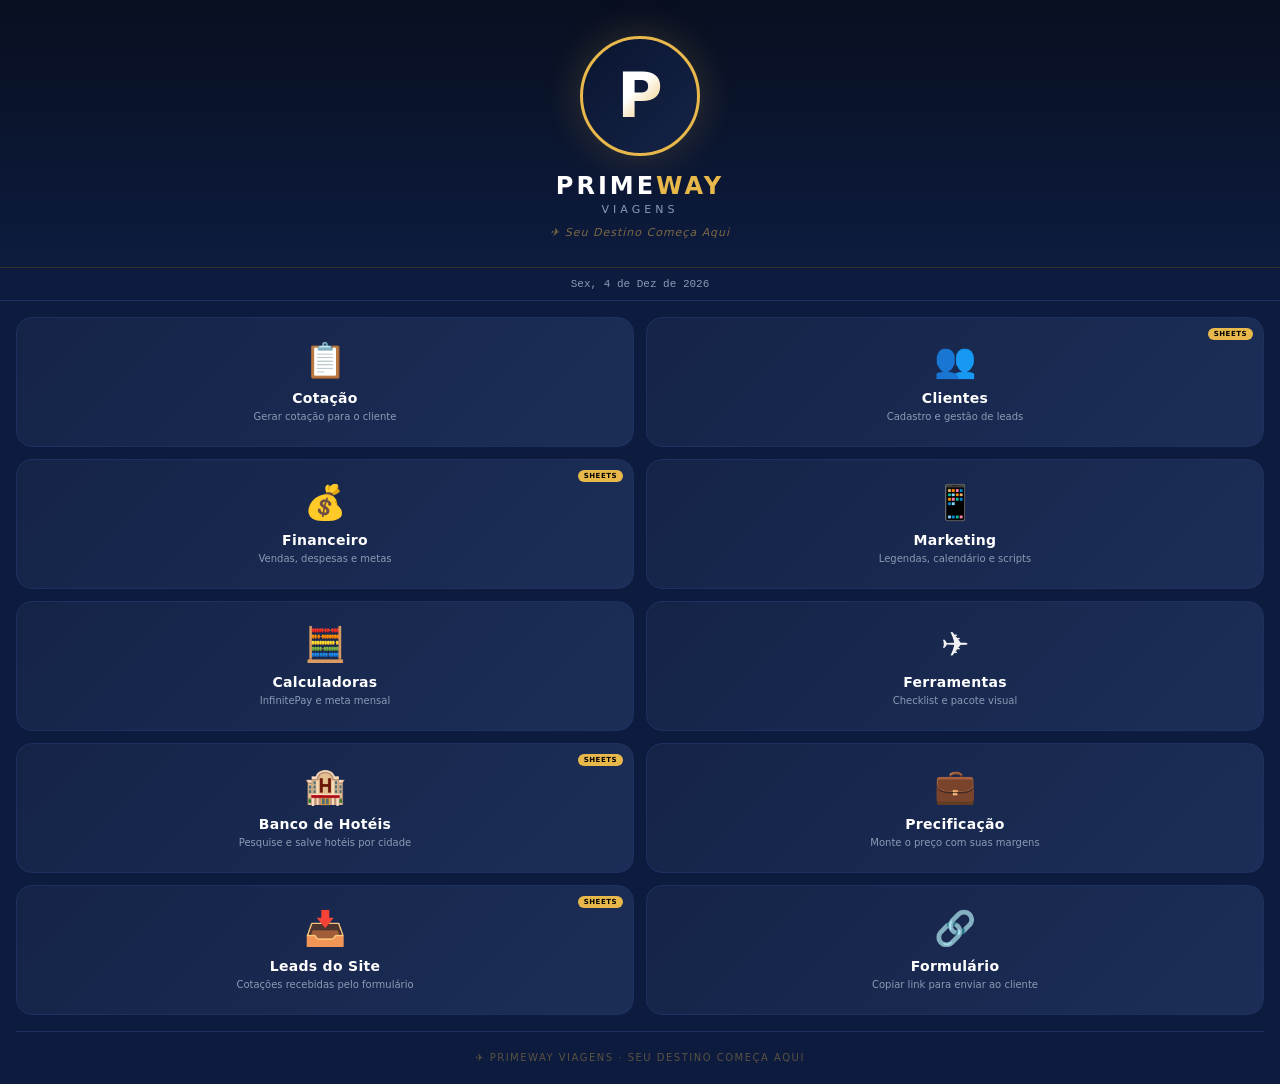
<file: index.html>
<!DOCTYPE html>
<html lang="pt-BR">
<head>
<meta charset="UTF-8">
<meta name="viewport" content="width=device-width, initial-scale=1.0">
<meta name="theme-color" content="#e8b84b">
<meta name="apple-mobile-web-app-capable" content="yes">
<meta name="apple-mobile-web-app-title" content="PrimeWay">
<title>PrimeWay Viagens</title>
<link rel="stylesheet" href="style.css">
<link rel="manifest" href="manifest.json">
</head>
<body>

<!-- HOME -->
<div class="screen active" id="s-home">
  <div class="home-header">
    <div class="home-logo-circle"><div class="home-logo-p">P</div></div>
    <div class="home-brand">PRIME<span>WAY</span></div>
    <div class="home-viagens">Viagens</div>
    <div class="home-tagline">✈️ Seu Destino Começa Aqui</div>
  </div>
  <div class="home-date" id="home-date"></div>
  <div class="modules-grid">
    <div class="mod-card" onclick="ir('s-cotacao')"><span class="mod-ico">📋</span><div class="mod-name">Cotação</div><div class="mod-desc">Gerar cotação para o cliente</div></div>
    <div class="mod-card" onclick="ir('s-clientes')"><span class="mod-ico">👥</span><div class="mod-name">Clientes</div><div class="mod-desc">Cadastro e gestão de leads</div><div class="mod-badge">SHEETS</div></div>
    <div class="mod-card" onclick="ir('s-financeiro')"><span class="mod-ico">💰</span><div class="mod-name">Financeiro</div><div class="mod-desc">Vendas, despesas e metas</div><div class="mod-badge">SHEETS</div></div>
    <div class="mod-card" onclick="ir('s-marketing')"><span class="mod-ico">📱</span><div class="mod-name">Marketing</div><div class="mod-desc">Legendas, calendário e scripts</div></div>
    <div class="mod-card" onclick="ir('s-calc')"><span class="mod-ico">🧮</span><div class="mod-name">Calculadoras</div><div class="mod-desc">InfinitePay e meta mensal</div></div>
    <div class="mod-card" onclick="ir('s-ferramentas')"><span class="mod-ico">✈️</span><div class="mod-name">Ferramentas</div><div class="mod-desc">Checklist e pacote visual</div></div>
    <div class="mod-card" onclick="ir('s-hoteis')"><span class="mod-ico">🏨</span><div class="mod-name">Banco de Hotéis</div><div class="mod-desc">Pesquise e salve hotéis por cidade</div><div class="mod-badge">SHEETS</div></div>
    <div class="mod-card" onclick="ir('s-precificacao')"><span class="mod-ico">💼</span><div class="mod-name">Precificação</div><div class="mod-desc">Monte o preço com suas margens</div></div>
    <div class="mod-card" onclick="abrirLeads()"><span class="mod-ico">📥</span><div class="mod-name">Leads do Site</div><div class="mod-desc">Cotações recebidas pelo formulário</div><div class="mod-badge">SHEETS</div></div>
    <div class="mod-card" onclick="copiarFormLink()"><span class="mod-ico">🔗</span><div class="mod-name">Formulário</div><div class="mod-desc">Copiar link para enviar ao cliente</div></div>
  </div>
  <div class="home-footer">✈️ PRIMEWAY VIAGENS · SEU DESTINO COMEÇA AQUI</div>
</div>

<!-- COTAÇÃO -->
<div class="screen" id="s-cotacao">
  <div class="mod-header"><button class="back-btn" onclick="voltar()">← Voltar</button><div class="mod-header-info"><div class="mod-header-title">Gerador de Cotação</div><div class="mod-header-sub">Texto para enviar ao cliente</div></div><span style="font-size:22px;">📋</span></div>
  <div class="wrap">
    <div class="sec-lbl">Cliente</div>
    <div class="field"><label>Nome do cliente</label><input id="cot-nome" type="text" placeholder="Ex: Ana Silva" /></div>
    <div class="field"><label>Destino</label><input id="cot-dest" type="text" placeholder="Ex: Fortaleza, Cancún..." /></div>
    <div class="sec-lbl">Aéreo</div>
    <div class="grid2"><div class="field"><label>Data ida</label><input id="cot-dida" type="date" /></div><div class="field"><label>Hora ida</label><input id="cot-hida" type="time" /></div></div>
    <div class="grid2"><div class="field"><label>Data volta</label><input id="cot-dvolta" type="date" /></div><div class="field"><label>Hora volta</label><input id="cot-hvolta" type="time" /></div></div>
    <div class="field"><label>Cia Aérea</label><input id="cot-cia" type="text" placeholder="Ex: LATAM, GOL, Azul..." /></div>
    <div class="field"><label>Tipo de voo</label><select id="cot-voo"><option value="">—</option><option>Voo direto</option><option>Com 1 escala</option><option>Com 2 escalas</option></select></div>
    <div style="display:flex;align-items:center;justify-content:space-between;background:#152347;border:1px solid #1e3060;border-radius:10px;padding:11px 13px;margin-bottom:7px;"><span style="font-size:13px;color:#8a9bb5;">Bagagem 23kg inclusa</span><button class="chip" id="tog-mala" onclick="this.classList.toggle('on');this.textContent=this.classList.contains('on')?'Sim':'Não';">Não</button></div>
    <div class="sec-lbl">Hospedagem</div>
    <div class="field"><label>Hotel</label><input id="cot-hotel" type="text" placeholder="Ex: Hilton Garden Inn" /></div>
    <div class="grid2"><div class="field"><label>Categoria</label><select id="cot-hcat"><option value="">—</option><option>3 estrelas</option><option>4 estrelas</option><option>5 estrelas</option><option>Resort</option><option>Pousada</option></select></div><div class="field"><label>Noites</label><input id="cot-noites" type="number" placeholder="Ex: 5" min="1" /></div></div>
    <div class="field"><label>Regime</label><select id="cot-regime"><option value="">—</option><option>Sem alimentação</option><option>Café da manhã incluso</option><option>Meia pensão</option><option>All Inclusive</option></select></div>
    <div class="sec-lbl">Serviços</div>
    <div style="display:flex;align-items:center;justify-content:space-between;background:#152347;border:1px solid #1e3060;border-radius:10px;padding:11px 13px;margin-bottom:7px;"><span style="font-size:13px;color:#8a9bb5;">Transfer incluso</span><button class="chip" id="tog-transfer" onclick="this.classList.toggle('on');this.textContent=this.classList.contains('on')?'Sim':'Não';">Não</button></div>
    <div style="display:flex;align-items:center;justify-content:space-between;background:#152347;border:1px solid #1e3060;border-radius:10px;padding:11px 13px;margin-bottom:7px;"><span style="font-size:13px;color:#8a9bb5;">Seguro viagem incluso</span><button class="chip" id="tog-seguro-cot" onclick="this.classList.toggle('on');this.textContent=this.classList.contains('on')?'Sim':'Não';">Não</button></div>
    <div class="sec-lbl">Valores</div>
    <div class="grid2"><div class="field"><label>Valor por pessoa</label><input id="cot-vpax" type="text" inputmode="numeric" placeholder="0,00" oninput="fmtV(this)" /></div><div class="field"><label>Nº passageiros</label><input id="cot-pax" type="number" placeholder="1" min="1" /></div></div>
    <div class="field"><label>Valor total</label><input id="cot-total" type="text" inputmode="numeric" placeholder="0,00" oninput="fmtV(this)" /></div>
    <div class="field"><label>Forma de pagamento</label><input id="cot-pgto" type="text" placeholder="Ex: 10x no cartão, Pix à vista" /></div>
    <div class="sec-lbl">Adicionais</div>
    <div class="field"><textarea id="cot-add" placeholder="Passeios, ingressos, observações..."></textarea></div>
    <button class="btn-gold" onclick="gerarCotacao()">✦ GERAR COTAÇÃO</button>
    <button class="btn-sec" onclick="limparCot()">Limpar</button>
    <div id="cot-output" style="display:none;margin-top:12px;"><div class="output-box" id="cot-txt"></div><div class="out-actions"><button class="btn-copy" onclick="copiarEl('cot-txt',this)">📋 Copiar</button><button class="btn-wpp" onclick="wppEl('cot-txt')">📲 WhatsApp</button></div></div>
  </div>
</div>

<!-- CLIENTES -->
<div class="screen" id="s-clientes">
  <div class="mod-header"><button class="back-btn" onclick="voltar()">← Voltar</button><div class="mod-header-info"><div class="mod-header-title">Painel de Clientes</div><div class="mod-header-sub">Google Sheets sincronizado</div></div><div class="sync-badge s-load" id="cl-sync">⏳</div></div>
  <div class="wrap">
    <div class="stats-grid" id="cl-stats">
      <div class="stat"><div class="stat-n" style="color:#60b4ff">—</div><div class="stat-l">Leads</div></div>
      <div class="stat"><div class="stat-n" style="color:#e8b84b">—</div><div class="stat-l">Andamento</div></div>
      <div class="stat"><div class="stat-n" style="color:#4af0a0">—</div><div class="stat-l">Fechados</div></div>
      <div class="stat"><div class="stat-n" style="color:#b78aff">—</div><div class="stat-l">Viajaram</div></div>
    </div>
    <div class="top-bar"><div class="search-wrap"><span>🔍</span><input id="cl-busca" type="text" placeholder="Buscar..." oninput="renderCL()" /></div><button class="btn-sync-sm" onclick="carregarCL()">🔄</button><button class="btn-add" onclick="abrirModalCL()">+ Novo</button></div>
    <div class="ftags">
      <button class="ftag on" data-f="todos" onclick="setFCL('todos')">Todos</button>
      <button class="ftag" data-f="lead" onclick="setFCL('lead')">🔵 Lead</button>
      <button class="ftag" data-f="cotado" onclick="setFCL('cotado')">🟡 Cotado</button>
      <button class="ftag" data-f="negociando" onclick="setFCL('negociando')">🟣 Negociando</button>
      <button class="ftag" data-f="fechado" onclick="setFCL('fechado')">🟢 Fechado</button>
      <button class="ftag" data-f="viajou" onclick="setFCL('viajou')">🩷 Viajou</button>
      <button class="ftag" data-f="perdido" onclick="setFCL('perdido')">🔴 Perdido</button>
    </div>
    <div id="cl-lista"><div class="empty"><span>⏳</span>Carregando...</div></div>
  </div>
</div>

<!-- FINANCEIRO -->
<div class="screen" id="s-financeiro">
  <div class="mod-header"><button class="back-btn" onclick="voltar()">← Voltar</button><div class="mod-header-info"><div class="mod-header-title">Controle Financeiro</div><div class="mod-header-sub">Google Sheets sincronizado</div></div><div class="sync-badge s-load" id="fin-sync">⏳</div></div>
  <div class="wrap">
    <div style="display:flex;gap:7px;margin-bottom:10px;"><select class="field" style="flex:1;padding:9px 12px;margin:0;" id="fin-mes" onchange="carregarFIN()"><option value="0">Janeiro</option><option value="1">Fevereiro</option><option value="2">Março</option><option value="3">Abril</option><option value="4">Maio</option><option value="5">Junho</option><option value="6">Julho</option><option value="7">Agosto</option><option value="8">Setembro</option><option value="9">Outubro</option><option value="10">Novembro</option><option value="11">Dezembro</option></select><button class="btn-sync-sm" onclick="carregarFIN()">🔄</button></div>
    <div class="grid2" id="fin-kpis-top" style="gap:8px;margin-bottom:8px;"></div>
    <div class="grid3" id="fin-kpis-bot" style="gap:8px;margin-bottom:10px;"></div>
    <div class="kcard" style="margin-bottom:10px;">
      <div style="display:flex;justify-content:space-between;align-items:center;margin-bottom:10px;"><div style="font-size:10px;font-weight:700;color:#8a9bb5;letter-spacing:1px;text-transform:uppercase;">🎯 Meta do mês</div><button style="background:transparent;border:1px solid #1e3060;border-radius:6px;padding:4px 9px;font-size:10px;color:#8a9bb5;cursor:pointer;" onclick="abrirMetaFIN()">✏️ Alterar</button></div>
      <div class="prog-wrap"><div class="prog-bar" id="fin-prog" style="width:0%"></div></div>
      <div class="meta-info" id="fin-meta-info"><span>Defina uma meta</span><span></span></div>
    </div>
    <div class="tabs"><button class="tab on" id="fin-tab-0" onclick="setTabFIN(0)">💰 Vendas</button><button class="tab" id="fin-tab-1" onclick="setTabFIN(1)">📤 Despesas</button></div>
    <div id="fin-pane-0"><button class="btn-gold" onclick="abrirVendaFIN()" style="margin-bottom:10px;">+ Registrar Venda</button><div id="fin-vendas"></div></div>
    <div id="fin-pane-1" style="display:none"><button class="btn-gold" onclick="abrirDespFIN()" style="margin-bottom:10px;">+ Registrar Despesa</button><div id="fin-despesas"></div></div>
  </div>
</div>

<!-- MARKETING -->
<div class="screen" id="s-marketing">
  <div class="mod-header"><button class="back-btn" onclick="voltar()">← Voltar</button><div class="mod-header-info"><div class="mod-header-title">Kit de Marketing</div><div class="mod-header-sub">Legendas, Calendário e Scripts</div></div><span style="font-size:22px;">📱</span></div>
  <div class="wrap">
    <div class="tabs" style="margin-bottom:14px;"><button class="tab on" id="mkt-tab-0" onclick="setTabMKT(0)">✍️ Legendas</button><button class="tab" id="mkt-tab-1" onclick="setTabMKT(1)">📅 Calendário</button><button class="tab" id="mkt-tab-2" onclick="setTabMKT(2)">💬 Scripts</button></div>
    <div id="mkt-pane-0">
      <div class="sec-lbl">Tipo de post</div>
      <div class="chips" id="mkt-chips-tipo"><button class="chip on" data-v="promo" onclick="tMKT(this,'tipo')">🔥 Promoção</button><button class="chip" data-v="pacote" onclick="tMKT(this,'tipo')">📦 Pacote</button><button class="chip" data-v="dica" onclick="tMKT(this,'tipo')">💡 Dica</button><button class="chip" data-v="inspi" onclick="tMKT(this,'tipo')">✨ Inspiração</button><button class="chip" data-v="destaque" onclick="tMKT(this,'tipo')">📍 Destino</button></div>
      <div class="sec-lbl">Público</div>
      <div class="chips" id="mkt-chips-pub"><button class="chip on" data-v="familia" onclick="tMKT(this,'pub')">👨‍👩‍👧 Família</button><button class="chip" data-v="casal" onclick="tMKT(this,'pub')">💑 Casal</button><button class="chip" data-v="geral" onclick="tMKT(this,'pub')">👥 Geral</button></div>
      <div class="field"><label>Destino</label><input id="mkt-dest" type="text" placeholder="Ex: Fortaleza, Gramado..." /></div>
      <div class="grid2"><div class="field"><label>Preço</label><input id="mkt-preco" type="text" placeholder="Ex: R$ 1.890" /></div><div class="field"><label>Parcelamento</label><input id="mkt-parc" type="text" placeholder="Ex: 10x" /></div></div>
      <div class="field"><label>Destaque do pacote</label><input id="mkt-destaques" type="text" placeholder="Ex: Voo + hotel + café" /></div>
      <div class="field"><label>Período</label><input id="mkt-periodo" type="text" placeholder="Ex: Julho" /></div>
      <button class="btn-gold" onclick="gerarLegenda()">✦ GERAR LEGENDA</button>
      <button class="btn-sec" onclick="gerarLegenda(true)">↻ Outra versão</button>
      <div id="mkt-lg-out" style="display:none;margin-top:12px;"><div class="output-box" id="mkt-lg-txt"></div><div class="out-actions"><button class="btn-copy" onclick="copiarEl('mkt-lg-txt',this)">📋 Copiar</button><button class="btn-wpp" onclick="wppEl('mkt-lg-txt')">📲 WhatsApp</button></div></div>
    </div>
    <div id="mkt-pane-1" style="display:none">
      <div class="field"><label>Mês</label><select id="mkt-cal-mes"><option>Janeiro</option><option>Fevereiro</option><option>Março</option><option>Abril</option><option>Maio</option><option>Junho</option><option selected>Julho</option><option>Agosto</option><option>Setembro</option><option>Outubro</option><option>Novembro</option><option>Dezembro</option></select></div>
      <div class="field"><label>Destinos (separe por vírgula)</label><input id="mkt-cal-dest" type="text" placeholder="Ex: Fortaleza, Gramado, Buenos Aires" /></div>
      <button class="btn-gold" onclick="gerarCal()">✦ GERAR CALENDÁRIO</button>
      <div id="mkt-cal-out" style="display:none;margin-top:12px;"></div>
    </div>
    <div id="mkt-pane-2" style="display:none">
      <div class="field"><label>Nome do cliente</label><input id="mkt-sc-nome" type="text" placeholder="Ex: Ana" oninput="renderScripts()" /></div>
      <div class="field"><label>Destino</label><input id="mkt-sc-dest" type="text" placeholder="Ex: Fortaleza" oninput="renderScripts()" /></div>
      <div id="mkt-scripts" style="margin-top:8px;"></div>
    </div>
  </div>
</div>

<!-- CALCULADORAS -->
<div class="screen" id="s-calc">
  <div class="mod-header"><button class="back-btn" onclick="voltar()">← Voltar</button><div class="mod-header-info"><div class="mod-header-title">Calculadoras</div><div class="mod-header-sub">InfinitePay e Meta Mensal</div></div><span style="font-size:22px;">🧮</span></div>
  <div class="wrap">
    <div class="tabs"><button class="tab on" id="calc-tab-0" onclick="setTabCALC(0)">💳 InfinitePay</button><button class="tab" id="calc-tab-1" onclick="setTabCALC(1)">🎯 Meta Mensal</button></div>
    <div id="calc-pane-0">
      <div class="sec-lbl">Canal</div>
      <div class="chips" id="calc-chips-canal"><button class="chip on" data-v="maquininha" onclick="tCALC(this,'canal')">🖥️ Maquininha</button><button class="chip" data-v="link" onclick="tCALC(this,'canal')">🔗 Link Online</button></div>
      <div class="sec-lbl">Modalidade</div>
      <div class="chips" id="calc-chips-tipo"><button class="chip on" data-v="credito" onclick="tCALC(this,'tipo')">Crédito</button><button class="chip" data-v="debito" onclick="tCALC(this,'tipo')">Débito</button><button class="chip" data-v="pix" onclick="tCALC(this,'tipo')">Pix</button></div>
      <div id="calc-parc-sec"><div class="sec-lbl">Parcelas</div><div class="parc-wrap" id="calc-parc-wrap"></div></div>
      <div class="sec-lbl">Valor que você quer receber</div>
      <div class="field"><label>R$</label><input id="calc-valor" type="text" inputmode="numeric" placeholder="0,00" oninput="fmtV(this);calcIP()" /></div>
      <div class="divl"></div>
      <div id="calc-ip-res"><div class="empty"><span>🧮</span>Digite um valor acima</div></div>
    </div>
    <div id="calc-pane-1" style="display:none">
      <div class="sec-lbl">Defina sua meta</div>
      <div class="field"><label>Meta de comissão no mês (R$)</label><input id="meta-val" type="text" inputmode="numeric" placeholder="Ex: 3.000,00" oninput="fmtV(this);calcMeta()" /></div>
      <div class="field"><label>Dias úteis no mês</label><input id="meta-dias" type="number" placeholder="22" value="22" oninput="calcMeta()" /></div>
      <div class="field"><label>Ticket médio por venda (R$)</label><input id="meta-ticket" type="text" inputmode="numeric" placeholder="Ex: 500,00" oninput="fmtV(this);calcMeta()" /></div>
      <div class="divl"></div>
      <div id="meta-res"><div class="empty"><span>🎯</span>Preencha os campos acima</div></div>
    </div>
  </div>
</div>

<!-- FERRAMENTAS -->
<div class="screen" id="s-ferramentas">
  <div class="mod-header"><button class="back-btn" onclick="voltar()">← Voltar</button><div class="mod-header-info"><div class="mod-header-title">Ferramentas</div><div class="mod-header-sub">Checklist e Pacote Visual</div></div><span style="font-size:22px;">✈️</span></div>
  <div class="wrap">
    <div class="tabs"><button class="tab on" id="fer-tab-0" onclick="setTabFER(0)">☑️ Checklist</button><button class="tab" id="fer-tab-1" onclick="setTabFER(1)">🎨 Pacote Visual</button></div>
    <div id="fer-pane-0">
      <div class="field"><label>Nome do cliente</label><input id="ck-nome" type="text" placeholder="Ex: Ana e João" /></div>
      <div class="grid2"><div class="field"><label>Destino</label><input id="ck-dest" type="text" placeholder="Ex: Cancún" /></div><div class="field"><label>Data ida</label><input id="ck-data" type="date" /></div></div>
      <div class="sec-lbl">Tipo de viagem</div>
      <div class="chips" id="ck-chips-tipo"><button class="chip on" data-v="nacional" onclick="tCK(this)">🇧🇷 Nacional</button><button class="chip" data-v="internacional" onclick="tCK(this)">🌎 Internacional</button></div>
      <div class="sec-lbl">Incluso no pacote</div>
      <div class="chips" id="ck-chips-inc"><button class="chip on" data-v="voo" onclick="mCK(this)">✈️ Voo</button><button class="chip on" data-v="hotel" onclick="mCK(this)">🏨 Hotel</button><button class="chip" data-v="transfer" onclick="mCK(this)">🚐 Transfer</button><button class="chip" data-v="carro" onclick="mCK(this)">🚗 Carro</button><button class="chip" data-v="seguro" onclick="mCK(this)">🛡️ Seguro</button></div>
      <button class="btn-gold" onclick="gerarCK()">✦ GERAR CHECKLIST</button>
      <div id="ck-output" style="display:none;margin-top:12px;">
        <div class="out-tabs"><button class="otab on" id="ck-ot-0" onclick="setOTabCK(0)">☑️ Interativo</button><button class="otab" id="ck-ot-1" onclick="setOTabCK(1)">📲 Enviar</button></div>
        <div id="ck-out-0"></div><div id="ck-out-1" style="display:none"></div>
      </div>
    </div>
    <div id="fer-pane-1" style="display:none">
      <div class="field"><label>Destino</label><input id="pv-dest" type="text" placeholder="Ex: Fortaleza, Cancún..." /></div>
      <div class="grid2"><div class="field"><label>Duração</label><input id="pv-dur" type="text" placeholder="Ex: 5 dias / 4 noites" /></div><div class="field"><label>Período</label><input id="pv-periodo" type="text" placeholder="Ex: Julho" /></div></div>
      <div class="sec-lbl">Público</div>
      <div class="chips" id="pv-chips-pub"><button class="chip on" data-v="Família" onclick="tPV(this,'pub')">👨‍👩‍👧 Família</button><button class="chip" data-v="Casal" onclick="tPV(this,'pub')">💑 Casal</button><button class="chip" data-v="Individual" onclick="tPV(this,'pub')">👤 Individual</button></div>
      <div class="sec-lbl">Incluso</div>
      <div class="chips" id="pv-chips-inc"><button class="chip on" data-v="✈️ Passagem aérea" onclick="mPV(this)">✈️ Passagem</button><button class="chip on" data-v="🏨 Hotel" onclick="mPV(this)">🏨 Hotel</button><button class="chip" data-v="🚐 Transfer" onclick="mPV(this)">🚐 Transfer</button><button class="chip" data-v="🍳 Café da manhã" onclick="mPV(this)">🍳 Café</button><button class="chip" data-v="🛡️ Seguro viagem" onclick="mPV(this)">🛡️ Seguro</button><button class="chip" data-v="🎡 Passeios" onclick="mPV(this)">🎡 Passeios</button></div>
      <div class="grid2"><div class="field"><label>Preço por pessoa</label><input id="pv-preco" type="text" inputmode="numeric" placeholder="0,00" oninput="fmtV(this)" /></div><div class="field"><label>Parcelamento</label><input id="pv-parc" type="text" placeholder="Ex: 10x no cartão" /></div></div>
      <div class="sec-lbl">Tema visual</div>
      <div class="tema-grid"><button class="tema-btn on" data-t="t-praia" onclick="tTema(this)">🏖️<span>Praia</span></button><button class="tema-btn" data-t="t-montanha" onclick="tTema(this)">🏔️<span>Natureza</span></button><button class="tema-btn" data-t="t-cidade" onclick="tTema(this)">🌆<span>Cidade</span></button><button class="tema-btn" data-t="t-romance" onclick="tTema(this)">💑<span>Romance</span></button><button class="tema-btn" data-t="t-aventura" onclick="tTema(this)">🧗<span>Aventura</span></button><button class="tema-btn" data-t="t-luxo" onclick="tTema(this)">✨<span>Premium</span></button></div>
      <button class="btn-gold" onclick="gerarPV()">✦ GERAR PACOTE</button>
      <div id="pv-output" style="display:none;margin-top:12px;">
        <div class="out-tabs"><button class="otab on" id="pv-ot-0" onclick="setOTabPV(0)">🎨 Card</button><button class="otab" id="pv-ot-1" onclick="setOTabPV(1)">📝 Canva</button><button class="otab" id="pv-ot-2" onclick="setOTabPV(2)">📲 WhatsApp</button></div>
        <div id="pv-out-0"></div><div id="pv-out-1" style="display:none"></div><div id="pv-out-2" style="display:none"></div>
      </div>
    </div>
  </div>
</div>

<!-- PRECIFICAÇÃO -->
<div class="screen" id="s-precificacao">
  <div class="mod-header"><button class="back-btn" onclick="voltar()">← Voltar</button><div class="mod-header-info"><div class="mod-header-title">Precificação</div><div class="mod-header-sub">Monte o preço com suas margens</div></div><span style="font-size:22px;">💼</span></div>
  <div class="wrap">
    <div style="background:rgba(232,184,75,.08);border:1px solid rgba(232,184,75,.2);border-radius:10px;padding:11px 13px;font-size:11px;color:#e8b84b;margin-bottom:4px;">💡 Ajuste as margens — o preço final e sua comissão atualizam em tempo real.</div>
    <div class="sec-lbl">🏨 Hotel / Hospedagem</div>
    <div class="grid2"><div class="field"><label>Valor (R$)</label><input id="pc-hotel" type="text" inputmode="numeric" placeholder="0,00" oninput="fmtV(this);calcPC()" /></div><div class="field"><label>Margem: <span id="pc-hotel-pct-lbl">10</span>%</label><input id="pc-hotel-pct" type="range" min="0" max="30" value="10" oninput="document.getElementById('pc-hotel-pct-lbl').textContent=this.value;calcPC()" style="width:100%;accent-color:#e8b84b;margin-top:6px;" /></div></div>
    <div class="sec-lbl">✈️ Passagem aérea</div>
    <div class="grid2"><div class="field"><label>Valor (R$)</label><input id="pc-voo" type="text" inputmode="numeric" placeholder="0,00" oninput="fmtV(this);calcPC()" /></div><div class="field"><label>Margem: <span id="pc-voo-pct-lbl">5</span>%</label><input id="pc-voo-pct" type="range" min="0" max="20" value="5" oninput="document.getElementById('pc-voo-pct-lbl').textContent=this.value;calcPC()" style="width:100%;accent-color:#e8b84b;margin-top:6px;" /></div></div>
    <div class="sec-lbl">🛫 Taxa de embarque</div>
    <div class="field"><label>Valor (R$) — sem margem</label><input id="pc-embarque" type="text" inputmode="numeric" placeholder="0,00" oninput="fmtV(this);calcPC()" /></div>
    <div class="sec-lbl">🚐 Transfer</div>
    <div class="grid2"><div class="field"><label>Valor (R$)</label><input id="pc-transfer" type="text" inputmode="numeric" placeholder="0,00" oninput="fmtV(this);calcPC()" /></div><div class="field"><label>Margem: <span id="pc-transfer-pct-lbl">0</span>%</label><input id="pc-transfer-pct" type="range" min="0" max="30" value="0" oninput="document.getElementById('pc-transfer-pct-lbl').textContent=this.value;calcPC()" style="width:100%;accent-color:#e8b84b;margin-top:6px;" /></div></div>
    <div class="sec-lbl">🚗 Aluguel de carro</div>
    <div class="grid2"><div class="field"><label>Valor (R$)</label><input id="pc-carro" type="text" inputmode="numeric" placeholder="0,00" oninput="fmtV(this);calcPC()" /></div><div class="field"><label>Margem: <span id="pc-carro-pct-lbl">0</span>%</label><input id="pc-carro-pct" type="range" min="0" max="30" value="0" oninput="document.getElementById('pc-carro-pct-lbl').textContent=this.value;calcPC()" style="width:100%;accent-color:#e8b84b;margin-top:6px;" /></div></div>
    <div class="sec-lbl">🎡 Passeios</div>
    <div class="grid2"><div class="field"><label>Valor (R$)</label><input id="pc-passeios" type="text" inputmode="numeric" placeholder="0,00" oninput="fmtV(this);calcPC()" /></div><div class="field"><label>Margem: <span id="pc-passeios-pct-lbl">0</span>%</label><input id="pc-passeios-pct" type="range" min="0" max="30" value="0" oninput="document.getElementById('pc-passeios-pct-lbl').textContent=this.value;calcPC()" style="width:100%;accent-color:#e8b84b;margin-top:6px;" /></div></div>
    <div class="sec-lbl">🛡️ Seguro viagem</div>
    <div class="grid2"><div class="field"><label>Valor (R$)</label><input id="pc-seguro" type="text" inputmode="numeric" placeholder="0,00" oninput="fmtV(this);calcPC()" /></div><div class="field"><label>Margem: <span id="pc-seguro-pct-lbl">15</span>%</label><input id="pc-seguro-pct" type="range" min="0" max="30" value="15" oninput="document.getElementById('pc-seguro-pct-lbl').textContent=this.value;calcPC()" style="width:100%;accent-color:#e8b84b;margin-top:6px;" /></div></div>
    <div class="divl"></div>
    <div id="pc-resultado"><div class="empty"><span>💼</span>Preencha os valores acima</div></div>
    <button class="btn-sec" onclick="limparPC()" style="margin-top:8px;">🗑️ Limpar tudo</button>
  </div>
</div>

<!-- MODAL CLIENTES -->
<div class="overlay" id="ov-cl" onclick="fOv('ov-cl',event)"><div class="modal" onclick="event.stopPropagation()">
  <div class="modal-title" id="cl-modal-title">Novo Cliente</div>
  <input type="hidden" id="cl-edit-id" />
  <div class="mgrid2"><div class="mfield"><label>Nome</label><input id="cl-f-nome" type="text" /></div><div class="mfield"><label>WhatsApp</label><input id="cl-f-wpp" type="tel" /></div></div>
  <div class="mgrid2"><div class="mfield"><label>Destino</label><input id="cl-f-dest" type="text" /></div><div class="mfield"><label>Público</label><select id="cl-f-pub"><option>Família</option><option>Casal</option><option>Individual</option><option>Grupo</option></select></div></div>
  <div class="mgrid2"><div class="mfield"><label>Valor (R$)</label><input id="cl-f-valor" type="text" inputmode="numeric" placeholder="0,00" oninput="fmtV(this)" /></div><div class="mfield"><label>Data viagem</label><input id="cl-f-data" type="date" /></div></div>
  <div class="mgrid2"><div class="mfield"><label>Status</label><select id="cl-f-status"><option value="lead">🔵 Lead</option><option value="cotado">🟡 Cotado</option><option value="negociando">🟣 Negociando</option><option value="fechado">🟢 Fechado</option><option value="viajou">🩷 Viajou</option><option value="perdido">🔴 Perdido</option></select></div><div class="mfield"><label>Follow-up</label><input id="cl-f-fu" type="date" /></div></div>
  <div class="mfield"><label>Observações</label><textarea id="cl-f-obs"></textarea></div>
  <button class="btn-gold" id="cl-save-btn" onclick="salvarCL()">💾 Salvar</button>
  <button class="btn-sec" onclick="fOv('ov-cl')">Cancelar</button>
</div></div>

<!-- MODAL VENDA -->
<div class="overlay" id="ov-fin-v" onclick="fOv('ov-fin-v',event)"><div class="modal" onclick="event.stopPropagation()">
  <div class="modal-title" id="fin-v-title">Registrar Venda</div>
  <input type="hidden" id="fin-v-id" />
  <div class="mfield"><label>Cliente / Destino</label><input id="fin-v-nome" type="text" placeholder="Ex: Ana — Fortaleza" /></div>
  <div style="display:flex;gap:6px;margin-bottom:10px;">
    <button class="tab on" id="fin-tipo-avulso" onclick="setTipoVenda('avulso')" style="flex:1;font-size:11px;">✈️ Venda Avulsa</button>
    <button class="tab" id="fin-tipo-op" onclick="setTipoVenda('operadora')" style="flex:1;font-size:11px;">🏢 Operadora</button>
  </div>
  <div id="fin-campos-avulso">
    <div style="background:rgba(96,180,255,.08);border:1px solid rgba(96,180,255,.2);border-radius:8px;padding:8px 12px;font-size:10px;color:#60b4ff;margin-bottom:8px;">ℹ️ Comissão incide só sobre a passagem — não sobre a taxa de embarque.</div>
    <div class="mgrid2"><div class="mfield"><label>Hotel (R$)</label><input id="fin-v-hotel" type="text" inputmode="numeric" placeholder="0,00" oninput="fmtV(this);calcComFIN()" /></div><div class="mfield"><label>Margem hotel</label><select id="fin-v-mh" onchange="calcComFIN()"><option value="0">0%</option><option value="5">5%</option><option value="10" selected>10%</option><option value="15">15%</option></select></div></div>
    <div class="mgrid2"><div class="mfield"><label>Passagem aérea (R$)</label><input id="fin-v-voo" type="text" inputmode="numeric" placeholder="0,00" oninput="fmtV(this);calcComFIN()" /></div><div class="mfield"><label>Margem passagem</label><select id="fin-v-mv" onchange="calcComFIN()"><option value="0">0%</option><option value="5" selected>5%</option><option value="10">10%</option></select></div></div>
    <div class="mfield"><label>Taxa de embarque (R$) — sem comissão</label><input id="fin-v-embarque" type="text" inputmode="numeric" placeholder="0,00" oninput="fmtV(this);calcComFIN()" /></div>
    <div class="mgrid2"><div class="mfield"><label>Outros (R$)</label><input id="fin-v-out" type="text" inputmode="numeric" placeholder="0,00" oninput="fmtV(this);calcComFIN()" /></div><div class="mfield"><label>Margem outros</label><select id="fin-v-mo" onchange="calcComFIN()"><option value="0" selected>0%</option><option value="5">5%</option><option value="10">10%</option><option value="15">15%</option></select></div></div>
    <div class="mfield"><label>Seguro (R$) — margem fixa 15%</label><input id="fin-v-seg" type="text" inputmode="numeric" placeholder="0,00" oninput="fmtV(this);calcComFIN()" /></div>
  </div>
  <div id="fin-campos-op" style="display:none;">
    <div style="background:rgba(74,240,160,.08);border:1px solid rgba(74,240,160,.2);border-radius:8px;padding:8px 12px;font-size:10px;color:#4af0a0;margin-bottom:8px;">ℹ️ Informe o valor total e sua comissão já embutida.</div>
    <div class="mfield"><label>Valor total do pacote (R$)</label><input id="fin-v-total-op" type="text" inputmode="numeric" placeholder="0,00" oninput="fmtV(this);calcComFIN()" /></div>
    <div class="mfield"><label>Sua comissão (R$)</label><input id="fin-v-com-op" type="text" inputmode="numeric" placeholder="0,00" oninput="fmtV(this);calcComFIN()" /></div>
  </div>
  <div class="mfield"><label>Data fechamento</label><input id="fin-v-data" type="date" /></div>
  <div class="preview-box" id="fin-v-prev">Preencha os valores</div>
  <button class="btn-gold" id="fin-v-btn" onclick="salvarVendaFIN()">💾 Salvar Venda</button>
  <button class="btn-sec" onclick="fOv('ov-fin-v')">Cancelar</button>
</div></div>

<!-- MODAL DESPESA -->
<div class="overlay" id="ov-fin-d" onclick="fOv('ov-fin-d',event)"><div class="modal" onclick="event.stopPropagation()">
  <div class="modal-title">Registrar Despesa</div>
  <div class="mfield"><label>Descrição</label><input id="fin-d-nome" type="text" placeholder="Ex: Canva Pro, Google Ads..." /></div>
  <div class="mgrid2"><div class="mfield"><label>Valor (R$)</label><input id="fin-d-val" type="text" inputmode="numeric" placeholder="0,00" oninput="fmtV(this)" /></div><div class="mfield"><label>Categoria</label><select id="fin-d-cat"><option>📱 Marketing</option><option>🛠️ Ferramentas</option><option>📦 Operacional</option><option>💼 Outros</option></select></div></div>
  <div class="mfield"><label>Data</label><input id="fin-d-data" type="date" /></div>
  <button class="btn-gold" id="fin-d-btn" onclick="salvarDespFIN()">💾 Salvar</button>
  <button class="btn-sec" onclick="fOv('ov-fin-d')">Cancelar</button>
</div></div>

<!-- MODAL META -->
<div class="overlay" id="ov-fin-m" onclick="fOv('ov-fin-m',event)"><div class="modal" onclick="event.stopPropagation()">
  <div class="modal-title">🎯 Meta do Mês</div>
  <div class="mfield"><label>Meta de comissão (R$)</label><input id="fin-m-val" type="text" inputmode="numeric" placeholder="0,00" oninput="fmtV(this)" /></div>
  <button class="btn-gold" onclick="salvarMetaFIN()">✅ Salvar Meta</button>
  <button class="btn-sec" onclick="fOv('ov-fin-m')">Cancelar</button>
</div></div>

<!-- HOTÉIS -->
<div class="screen" id="s-hoteis">
  <div class="mod-header">
    <button class="back-btn" onclick="voltar()">← Voltar</button>
    <div class="mod-header-info">
      <div class="mod-header-title">Banco de Hotéis</div>
      <div class="mod-header-sub">Google Sheets sincronizado</div>
    </div>
    <div class="sync-badge s-load" id="ht-sync">⏳</div>
  </div>
  <div class="wrap">
    <div class="top-bar">
      <div class="search-wrap">
        <span>🔍</span>
        <input id="ht-busca" type="text" placeholder="Buscar por cidade..." oninput="renderHT()" />
      </div>
      <button class="btn-sync-sm" onclick="carregarHT()">🔄</button>
      <button class="btn-add" onclick="abrirModalHT()">+ Adicionar</button>
    </div>
    <div id="ht-lista"><div class="empty"><span>⏳</span>Carregando...</div></div>
  </div>
</div>

<!-- MODAL HOTEL -->
<div class="overlay" id="ov-ht" onclick="fOv('ov-ht',event)">
  <div class="modal" onclick="event.stopPropagation()">
    <div class="modal-title" id="ht-modal-title">Adicionar Hotel</div>
    <input type="hidden" id="ht-edit-id" />
    <div class="mfield"><label>Nome do hotel</label><input id="ht-f-nome" type="text" placeholder="Ex: Ocean Palace" /></div>
    <div class="mgrid2">
      <div class="mfield"><label>Cidade</label><input id="ht-f-cidade" type="text" placeholder="Ex: Natal" /></div>
      <div class="mfield"><label>Estado</label><input id="ht-f-estado" type="text" placeholder="Ex: RN" /></div>
    </div>
    <div class="mgrid2">
      <div class="mfield"><label>Categoria (estrelas)</label>
        <select id="ht-f-estrelas">
          <option value="1">⭐ 1 estrela</option>
          <option value="2">⭐⭐ 2 estrelas</option>
          <option value="3" selected>⭐⭐⭐ 3 estrelas</option>
          <option value="4">⭐⭐⭐⭐ 4 estrelas</option>
          <option value="5">⭐⭐⭐⭐⭐ 5 estrelas</option>
        </select>
      </div>
      <div class="mfield"><label>Público ideal</label>
        <select id="ht-f-publico">
          <option value="Todos">👥 Todos</option>
          <option value="Familia">👨‍👩‍👧 Família</option>
          <option value="Casal">💑 Casal</option>
        </select>
      </div>
    </div>
    <div class="mgrid2">
      <div class="mfield"><label>🔍 Nota Google (0-5)</label><input id="ht-f-google" type="number" step="0.1" min="0" max="5" placeholder="Ex: 4.5" oninput="calcMediaHT()" /></div>
      <div class="mfield"><label>🏢 Nota Booking (0-10)</label><input id="ht-f-booking" type="number" step="0.1" min="0" max="10" placeholder="Ex: 8.5" oninput="calcMediaHT()" /></div>
    </div>
    <div id="ht-media-preview" style="text-align:center;font-size:12px;color:#e8b84b;font-weight:700;margin-bottom:6px;"></div>
    <div class="mfield"><label>Regime de alimentação</label>
      <select id="ht-f-regime">
        <option value="">Não informado</option>
        <option value="Sem alimentação">Sem alimentação</option>
        <option value="Café da manhã">Café da manhã</option>
        <option value="Meia pensão">Meia pensão</option>
        <option value="Pensão completa">Pensão completa</option>
        <option value="All Inclusive">All Inclusive</option>
      </select>
    </div>
    <div class="mgrid2">
      <div class="mfield"><label>Diária baixa temp. (R$)</label><input id="ht-f-baixa" type="text" inputmode="numeric" placeholder="0,00" oninput="fmtV(this)" /></div>
      <div class="mfield"><label>Diária alta temp. (R$)</label><input id="ht-f-alta" type="text" inputmode="numeric" placeholder="0,00" oninput="fmtV(this)" /></div>
    </div>
    <div class="mfield"><label>Observações</label><textarea id="ht-f-obs" placeholder="Ex: Vista para o mar, bom para família, piscina excelente..."></textarea></div>
    <div class="mfield"><label>Link do hotel (opcional)</label><input id="ht-f-link" type="url" placeholder="https://..." /></div>
    <button class="btn-gold" id="ht-save-btn" onclick="salvarHT()">💾 Salvar Hotel</button>
    <button class="btn-sec" onclick="fOv('ov-ht')">Cancelar</button>
  </div>
</div>

<div class="toast" id="toast"></div>
<script src="app-part1.js"></script>
<script src="app-part2.js"></script>

<!-- FUNÇÕES DOS NOVOS CARDS -->
<script>
  const FORM_URL = 'https://araujoalef.github.io/primeway/cotacao.html';
  const LEADS_URL = 'https://docs.google.com/spreadsheets/d/1xoQ6fli03QkYZh-6vwYBrqHRpAiYeDbc7vOy8-LmqBw/edit';

  function abrirLeads() {
    window.location.href = 'leads.html';
  }

  function copiarFormLink() {
    navigator.clipboard.writeText(FORM_URL).then(() => {
      mostrarToast('🔗 Link copiado!');
    }).catch(() => {
      mostrarToast('❌ Erro ao copiar');
    });
  }

  function mostrarToast(msg) {
    const t = document.getElementById('toast');
    if (!t) return;
    t.textContent = msg;
    t.classList.add('show');
    setTimeout(() => t.classList.remove('show'), 2500);
  }
</script>
</body>
</html>
</file>
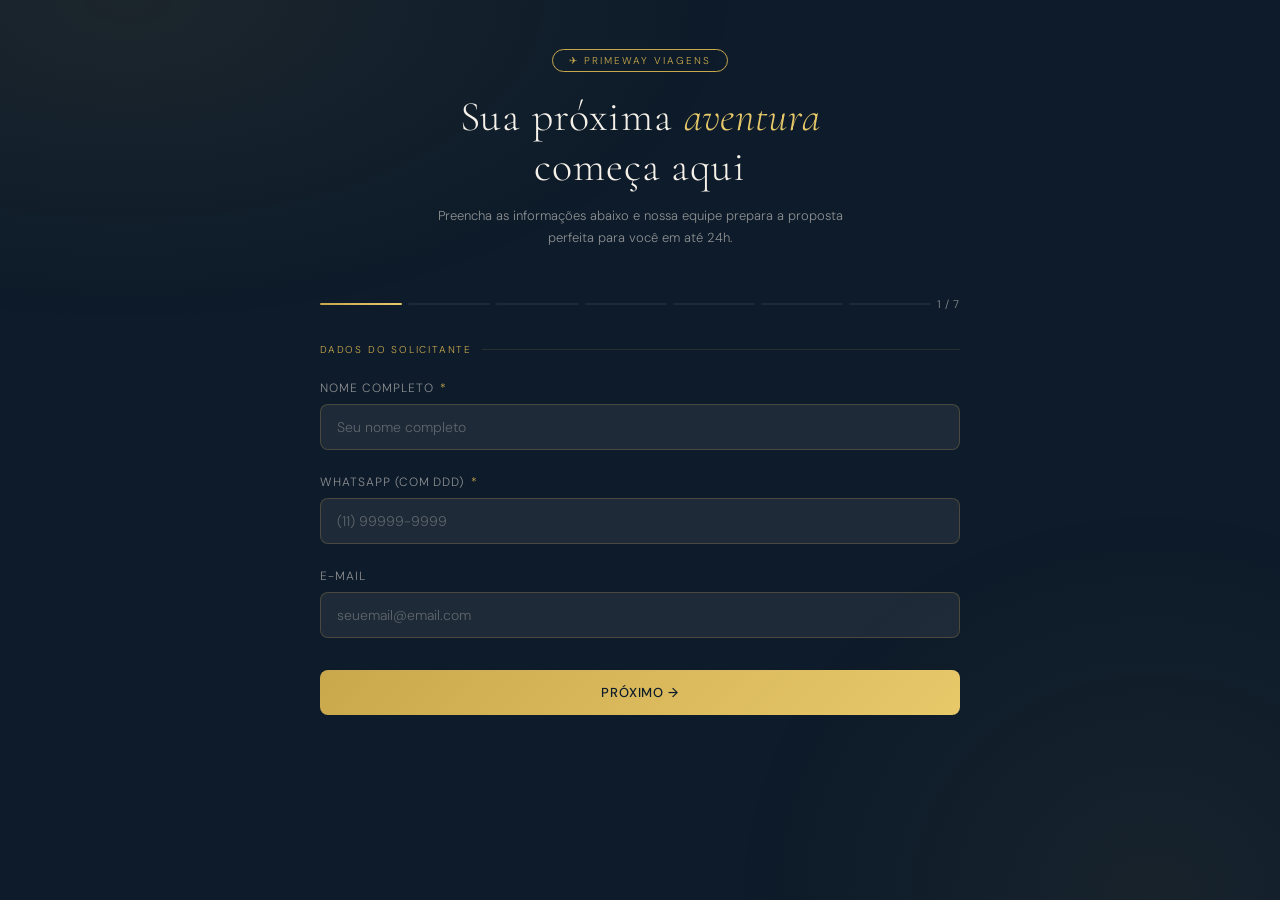
<file: cotacao.html>
<!DOCTYPE html>
<html lang="pt-BR">
<head>
<meta charset="UTF-8">
<meta name="viewport" content="width=device-width, initial-scale=1.0">
<title>Cotação de Viagem — PrimeWay Viagens</title>
<link href="https://fonts.googleapis.com/css2?family=Cormorant+Garamond:wght@300;400;500;600&family=DM+Sans:wght@300;400;500&display=swap" rel="stylesheet">
<style>
  :root {
    --gold: #C9A84C;
    --gold-light: #E8C96A;
    --gold-dim: rgba(201,168,76,0.15);
    --navy: #0D1B2A;
    --navy-mid: #152336;
    --navy-light: #1E3048;
    --white: #F5F0E8;
    --white-dim: rgba(245,240,232,0.07);
    --white-mid: rgba(245,240,232,0.55);
  }

  * { box-sizing: border-box; margin: 0; padding: 0; }

  body {
    background: var(--navy);
    color: var(--white);
    font-family: 'DM Sans', sans-serif;
    font-weight: 300;
    min-height: 100vh;
    position: relative;
    overflow-x: hidden;
  }

  /* background texture */
  body::before {
    content: '';
    position: fixed;
    inset: 0;
    background:
      radial-gradient(ellipse 80% 60% at 10% 0%, rgba(201,168,76,0.08) 0%, transparent 60%),
      radial-gradient(ellipse 60% 80% at 90% 100%, rgba(201,168,76,0.06) 0%, transparent 55%);
    pointer-events: none;
    z-index: 0;
  }

  .wrap {
    position: relative;
    z-index: 1;
    max-width: 680px;
    margin: 0 auto;
    padding: 3rem 1.25rem 5rem;
  }

  /* HEADER */
  .header {
    text-align: center;
    margin-bottom: 3rem;
    animation: fadeDown 0.8s ease both;
  }
  .header-badge {
    display: inline-block;
    font-size: 10px;
    letter-spacing: 0.2em;
    text-transform: uppercase;
    color: var(--gold);
    border: 0.5px solid var(--gold);
    border-radius: 20px;
    padding: 4px 16px;
    margin-bottom: 1.25rem;
  }
  .header h1 {
    font-family: 'Cormorant Garamond', serif;
    font-size: clamp(28px, 6vw, 42px);
    font-weight: 300;
    color: var(--white);
    line-height: 1.2;
    letter-spacing: 0.02em;
    margin-bottom: 0.75rem;
  }
  .header h1 em {
    font-style: italic;
    color: var(--gold-light);
  }
  .header p {
    font-size: 13px;
    color: var(--white-mid);
    line-height: 1.7;
    max-width: 420px;
    margin: 0 auto;
  }

  /* PROGRESS */
  .progress-wrap {
    display: flex;
    align-items: center;
    gap: 6px;
    margin-bottom: 2rem;
    animation: fadeUp 0.6s ease 0.2s both;
  }
  .progress-step {
    flex: 1;
    height: 2px;
    background: var(--white-dim);
    border-radius: 2px;
    transition: background 0.4s;
  }
  .progress-step.done { background: var(--gold); }
  .progress-step.active { background: linear-gradient(90deg, var(--gold), var(--gold-light)); }
  .progress-label {
    font-size: 11px;
    color: var(--white-mid);
    letter-spacing: 0.05em;
    white-space: nowrap;
  }

  /* SECTIONS */
  .section {
    display: none;
    animation: fadeUp 0.5s ease both;
  }
  .section.active { display: block; }

  .section-label {
    font-size: 10px;
    letter-spacing: 0.18em;
    text-transform: uppercase;
    color: var(--gold);
    margin-bottom: 1.5rem;
    display: flex;
    align-items: center;
    gap: 10px;
  }
  .section-label::after {
    content: '';
    flex: 1;
    height: 0.5px;
    background: var(--gold-dim);
  }

  /* FIELD */
  .field { margin-bottom: 1.5rem; }
  .field label {
    display: block;
    font-size: 12px;
    letter-spacing: 0.08em;
    color: var(--white-mid);
    text-transform: uppercase;
    margin-bottom: 8px;
  }
  .field label .req { color: var(--gold); margin-left: 3px; }

  .field input[type="text"],
  .field input[type="date"],
  .field input[type="email"],
  .field textarea {
    width: 100%;
    background: var(--white-dim);
    border: 0.5px solid rgba(201,168,76,0.25);
    border-radius: 8px;
    padding: 13px 16px;
    font-family: 'DM Sans', sans-serif;
    font-size: 14px;
    font-weight: 300;
    color: var(--white);
    outline: none;
    transition: border-color 0.3s, background 0.3s;
    -webkit-appearance: none;
  }
  .field input::placeholder, .field textarea::placeholder { color: rgba(245,240,232,0.3); }
  .field input:focus, .field textarea:focus {
    border-color: var(--gold);
    background: rgba(201,168,76,0.08);
  }
  .field input[type="date"]::-webkit-calendar-picker-indicator { filter: invert(0.8) sepia(1) hue-rotate(5deg); }
  .field textarea { resize: vertical; min-height: 80px; }

  .row { display: grid; grid-template-columns: 1fr 1fr; gap: 12px; }
  @media(max-width: 480px) { .row { grid-template-columns: 1fr; } }

  /* RADIO / CHECKBOX OPTIONS */
  .options { display: flex; flex-direction: column; gap: 8px; }
  .options.inline { flex-direction: row; flex-wrap: wrap; }

  .opt {
    display: flex;
    align-items: center;
    gap: 10px;
    background: var(--white-dim);
    border: 0.5px solid rgba(201,168,76,0.2);
    border-radius: 8px;
    padding: 11px 14px;
    cursor: pointer;
    transition: all 0.25s;
    user-select: none;
  }
  .opt:hover { border-color: rgba(201,168,76,0.5); background: rgba(201,168,76,0.08); }
  .opt.selected {
    border-color: var(--gold);
    background: rgba(201,168,76,0.13);
    color: var(--white);
  }
  .options.inline .opt { flex: 1; min-width: 80px; justify-content: center; font-size: 13px; }

  .opt-dot {
    width: 16px; height: 16px;
    border-radius: 50%;
    border: 1.5px solid rgba(201,168,76,0.4);
    flex-shrink: 0;
    display: flex; align-items: center; justify-content: center;
    transition: all 0.25s;
  }
  .opt.selected .opt-dot {
    border-color: var(--gold);
    background: var(--gold);
  }
  .opt-dot::after {
    content: '';
    width: 6px; height: 6px;
    border-radius: 50%;
    background: var(--navy);
    opacity: 0;
    transition: opacity 0.2s;
  }
  .opt.selected .opt-dot::after { opacity: 1; }

  .opt-check {
    width: 16px; height: 16px;
    border-radius: 4px;
    border: 1.5px solid rgba(201,168,76,0.4);
    flex-shrink: 0;
    display: flex; align-items: center; justify-content: center;
    transition: all 0.25s;
    font-size: 10px;
  }
  .opt.selected .opt-check {
    border-color: var(--gold);
    background: var(--gold);
    color: var(--navy);
  }

  .opt-text { font-size: 13px; color: var(--white); line-height: 1.4; }

  /* BUTTONS */
  .btn-row { display: flex; gap: 10px; margin-top: 2rem; }
  .btn-back {
    padding: 13px 24px;
    background: transparent;
    border: 0.5px solid rgba(201,168,76,0.3);
    border-radius: 8px;
    color: var(--white-mid);
    font-family: 'DM Sans', sans-serif;
    font-size: 13px;
    cursor: pointer;
    transition: all 0.25s;
  }
  .btn-back:hover { border-color: var(--gold); color: var(--white); }
  .btn-next {
    flex: 1;
    padding: 14px 24px;
    background: linear-gradient(135deg, var(--gold) 0%, var(--gold-light) 100%);
    border: none;
    border-radius: 8px;
    color: var(--navy);
    font-family: 'DM Sans', sans-serif;
    font-size: 13px;
    font-weight: 500;
    letter-spacing: 0.06em;
    text-transform: uppercase;
    cursor: pointer;
    transition: all 0.3s;
    position: relative;
    overflow: hidden;
  }
  .btn-next::after {
    content: '';
    position: absolute;
    inset: 0;
    background: rgba(255,255,255,0);
    transition: background 0.2s;
  }
  .btn-next:hover::after { background: rgba(255,255,255,0.1); }
  .btn-next:active { transform: scale(0.98); }

  /* SUCCESS */
  .success {
    display: none;
    text-align: center;
    padding: 3rem 1rem;
    animation: fadeUp 0.7s ease both;
  }
  .success.show { display: block; }
  .success-icon {
    font-size: 48px;
    margin-bottom: 1.5rem;
  }
  .success h2 {
    font-family: 'Cormorant Garamond', serif;
    font-size: 32px;
    font-weight: 300;
    color: var(--gold-light);
    margin-bottom: 1rem;
  }
  .success p { font-size: 14px; color: var(--white-mid); line-height: 1.7; }

  /* ERROR */
  .error-msg {
    font-size: 12px;
    color: #f87171;
    margin-top: 6px;
    display: none;
  }
  .field.invalid .error-msg { display: block; }
  .field.invalid input,
  .field.invalid .options { outline: 0.5px solid rgba(248,113,113,0.5); border-radius: 8px; }

  /* LOADING */
  .btn-next.loading { opacity: 0.7; pointer-events: none; }
  .btn-next.loading::before { content: '⟳ '; animation: spin 0.8s linear infinite; display: inline-block; }

  @keyframes spin { to { transform: rotate(360deg); } }
  @keyframes fadeDown { from { opacity: 0; transform: translateY(-16px); } to { opacity: 1; transform: none; } }
  @keyframes fadeUp { from { opacity: 0; transform: translateY(16px); } to { opacity: 1; transform: none; } }
</style>
</head>
<body>
<div class="wrap">

  <!-- HEADER -->
  <div class="header">
    <div class="header-badge">✈ PrimeWay Viagens</div>
    <h1>Sua próxima <em>aventura</em><br>começa aqui</h1>
    <p>Preencha as informações abaixo e nossa equipe prepara a proposta perfeita para você em até 24h.</p>
  </div>

  <!-- PROGRESS -->
  <div class="progress-wrap">
    <div class="progress-step active" id="ps1"></div>
    <div class="progress-step" id="ps2"></div>
    <div class="progress-step" id="ps3"></div>
    <div class="progress-step" id="ps4"></div>
    <div class="progress-step" id="ps5"></div>
    <div class="progress-step" id="ps6"></div>
    <div class="progress-step" id="ps7"></div>
    <span class="progress-label" id="progress-text">1 / 7</span>
  </div>

  <!-- SEÇÃO 1: DADOS PESSOAIS -->
  <div class="section active" id="s1">
    <div class="section-label">Dados do solicitante</div>
    <div class="field" id="f-nome">
      <label>Nome completo <span class="req">*</span></label>
      <input type="text" id="nome" placeholder="Seu nome completo">
      <div class="error-msg">Por favor, informe seu nome.</div>
    </div>
    <div class="field" id="f-wpp">
      <label>WhatsApp (com DDD) <span class="req">*</span></label>
      <input type="text" id="wpp" placeholder="(11) 99999-9999">
      <div class="error-msg">Por favor, informe seu WhatsApp.</div>
    </div>
    <div class="field">
      <label>E-mail</label>
      <input type="email" id="email" placeholder="seuemail@email.com">
    </div>
    <div class="btn-row"><button class="btn-next" onclick="next(1)">Próximo →</button></div>
  </div>

  <!-- SEÇÃO 2: GRUPO -->
  <div class="section" id="s2">
    <div class="section-label">Composição do grupo</div>
    <div class="field" id="f-adultos">
      <label>Quantos adultos vão viajar? <span class="req">*</span></label>
      <div class="options inline" data-name="adultos" data-type="radio">
        <div class="opt" data-value="1"><div class="opt-dot"></div><span class="opt-text">1</span></div>
        <div class="opt" data-value="2"><div class="opt-dot"></div><span class="opt-text">2</span></div>
        <div class="opt" data-value="3"><div class="opt-dot"></div><span class="opt-text">3</span></div>
        <div class="opt" data-value="4"><div class="opt-dot"></div><span class="opt-text">4</span></div>
        <div class="opt" data-value="5+"><div class="opt-dot"></div><span class="opt-text">5+</span></div>
      </div>
      <div class="error-msg">Selecione uma opção.</div>
    </div>
    <div class="field" id="f-criancas">
      <label>Haverá crianças na viagem? <span class="req">*</span></label>
      <div class="options" data-name="criancas" data-type="radio">
        <div class="opt" data-value="Não"><div class="opt-dot"></div><span class="opt-text">Não</span></div>
        <div class="opt" data-value="Sim — 1 criança"><div class="opt-dot"></div><span class="opt-text">Sim — 1 criança</span></div>
        <div class="opt" data-value="Sim — 2 crianças"><div class="opt-dot"></div><span class="opt-text">Sim — 2 crianças</span></div>
        <div class="opt" data-value="Sim — 3 ou mais"><div class="opt-dot"></div><span class="opt-text">Sim — 3 ou mais</span></div>
      </div>
      <div class="error-msg">Selecione uma opção.</div>
    </div>
    <div class="field">
      <label>Idades das crianças (se houver)</label>
      <input type="text" id="idades" placeholder="Ex: 4 e 7 anos">
    </div>
    <div class="field">
      <label>Passageiro com necessidade especial?</label>
      <div class="options" data-name="necessidade" data-type="radio">
        <div class="opt" data-value="Não"><div class="opt-dot"></div><span class="opt-text">Não</span></div>
        <div class="opt" data-value="Sim — mobilidade reduzida"><div class="opt-dot"></div><span class="opt-text">Sim — mobilidade reduzida</span></div>
        <div class="opt" data-value="Sim — outro"><div class="opt-dot"></div><span class="opt-text">Sim — outro (descreva no final)</span></div>
      </div>
    </div>
    <div class="btn-row">
      <button class="btn-back" onclick="back(2)">← Voltar</button>
      <button class="btn-next" onclick="next(2)">Próximo →</button>
    </div>
  </div>

  <!-- SEÇÃO 3: DESTINO E DATAS -->
  <div class="section" id="s3">
    <div class="section-label">Destino e datas</div>
    <div class="field" id="f-destino">
      <label>Destino desejado <span class="req">*</span></label>
      <input type="text" id="destino" placeholder="Ex: Gramado, Maldivas, Lisboa...">
      <div class="error-msg">Informe o destino desejado.</div>
    </div>
    <div class="field" id="f-origem">
      <label>Cidade de embarque <span class="req">*</span></label>
      <input type="text" id="origem" placeholder="Ex: São Paulo (GRU), Rio (GIG)...">
      <div class="error-msg">Informe a cidade de embarque.</div>
    </div>
    <div class="row">
      <div class="field" id="f-ida">
        <label>Data de ida <span class="req">*</span></label>
        <input type="date" id="ida">
        <div class="error-msg">Informe a data de ida.</div>
      </div>
      <div class="field" id="f-volta">
        <label>Data de volta <span class="req">*</span></label>
        <input type="date" id="volta">
        <div class="error-msg">Informe a data de volta.</div>
      </div>
    </div>
    <div class="field" id="f-flex">
      <label>Flexibilidade de datas? <span class="req">*</span></label>
      <div class="options" data-name="flexdatas" data-type="radio">
        <div class="opt" data-value="Não, datas fixas"><div class="opt-dot"></div><span class="opt-text">Não, datas fixas</span></div>
        <div class="opt" data-value="Sim, ± 2 dias"><div class="opt-dot"></div><span class="opt-text">Sim, ± 2 dias</span></div>
        <div class="opt" data-value="Sim, ± 1 semana"><div class="opt-dot"></div><span class="opt-text">Sim, ± 1 semana</span></div>
        <div class="opt" data-value="Bastante flexível"><div class="opt-dot"></div><span class="opt-text">Bastante flexível</span></div>
      </div>
      <div class="error-msg">Selecione uma opção.</div>
    </div>
    <div class="btn-row">
      <button class="btn-back" onclick="back(3)">← Voltar</button>
      <button class="btn-next" onclick="next(3)">Próximo →</button>
    </div>
  </div>

  <!-- SEÇÃO 4: VOO -->
  <div class="section" id="s4">
    <div class="section-label">Preferências de voo</div>
    <div class="field" id="f-tipovoo">
      <label>Tipo de voo preferido <span class="req">*</span></label>
      <div class="options" data-name="tipovoo" data-type="radio">
        <div class="opt" data-value="Prefiro voo direto"><div class="opt-dot"></div><span class="opt-text">Prefiro voo direto</span></div>
        <div class="opt" data-value="Aceito conexões"><div class="opt-dot"></div><span class="opt-text">Aceito conexões</span></div>
        <div class="opt" data-value="Sem preferência"><div class="opt-dot"></div><span class="opt-text">Sem preferência</span></div>
      </div>
      <div class="error-msg">Selecione uma opção.</div>
    </div>
    <div class="field">
      <label>Preferência de companhia aérea</label>
      <div class="options" data-name="cia" data-type="radio">
        <div class="opt" data-value="Sem preferência"><div class="opt-dot"></div><span class="opt-text">Sem preferência</span></div>
        <div class="opt" data-value="LATAM"><div class="opt-dot"></div><span class="opt-text">LATAM</span></div>
        <div class="opt" data-value="Gol"><div class="opt-dot"></div><span class="opt-text">Gol</span></div>
        <div class="opt" data-value="Azul"><div class="opt-dot"></div><span class="opt-text">Azul</span></div>
        <div class="opt" data-value="Outra"><div class="opt-dot"></div><span class="opt-text">Outra</span></div>
      </div>
    </div>
    <div class="btn-row">
      <button class="btn-back" onclick="back(4)">← Voltar</button>
      <button class="btn-next" onclick="next(4)">Próximo →</button>
    </div>
  </div>

  <!-- SEÇÃO 5: HOSPEDAGEM -->
  <div class="section" id="s5">
    <div class="section-label">Hospedagem</div>
    <div class="field" id="f-tipohosp">
      <label>Tipo de hospedagem <span class="req">*</span></label>
      <div class="options" data-name="tipohosp" data-type="radio">
        <div class="opt" data-value="Hotel"><div class="opt-dot"></div><span class="opt-text">Hotel</span></div>
        <div class="opt" data-value="Pousada"><div class="opt-dot"></div><span class="opt-text">Pousada</span></div>
        <div class="opt" data-value="Resort"><div class="opt-dot"></div><span class="opt-text">Resort</span></div>
        <div class="opt" data-value="Apart-hotel"><div class="opt-dot"></div><span class="opt-text">Apart-hotel</span></div>
        <div class="opt" data-value="Sem preferência"><div class="opt-dot"></div><span class="opt-text">Sem preferência</span></div>
      </div>
      <div class="error-msg">Selecione uma opção.</div>
    </div>
    <div class="field" id="f-cat">
      <label>Categoria <span class="req">*</span></label>
      <div class="options inline" data-name="categoria" data-type="radio">
        <div class="opt" data-value="Econômico"><div class="opt-dot"></div><span class="opt-text">Econômico</span></div>
        <div class="opt" data-value="Padrão"><div class="opt-dot"></div><span class="opt-text">Padrão</span></div>
        <div class="opt" data-value="Superior"><div class="opt-dot"></div><span class="opt-text">Superior</span></div>
        <div class="opt" data-value="Luxo"><div class="opt-dot"></div><span class="opt-text">Luxo</span></div>
      </div>
      <div class="error-msg">Selecione uma opção.</div>
    </div>
    <div class="field" id="f-regime">
      <label>Regime alimentar <span class="req">*</span></label>
      <div class="options" data-name="regime" data-type="radio">
        <div class="opt" data-value="Só café da manhã"><div class="opt-dot"></div><span class="opt-text">Só café da manhã</span></div>
        <div class="opt" data-value="Meia pensão"><div class="opt-dot"></div><span class="opt-text">Meia pensão</span></div>
        <div class="opt" data-value="All inclusive"><div class="opt-dot"></div><span class="opt-text">All inclusive</span></div>
        <div class="opt" data-value="Sem refeição incluída"><div class="opt-dot"></div><span class="opt-text">Sem refeição incluída</span></div>
      </div>
      <div class="error-msg">Selecione uma opção.</div>
    </div>
    <div class="field" id="f-quarto">
      <label>Tipo de quarto <span class="req">*</span></label>
      <div class="options" data-name="quarto" data-type="radio">
        <div class="opt" data-value="Casal (double)"><div class="opt-dot"></div><span class="opt-text">Casal (double)</span></div>
        <div class="opt" data-value="Twin (duas camas)"><div class="opt-dot"></div><span class="opt-text">Twin (duas camas)</span></div>
        <div class="opt" data-value="Familiar"><div class="opt-dot"></div><span class="opt-text">Familiar</span></div>
        <div class="opt" data-value="Suíte"><div class="opt-dot"></div><span class="opt-text">Suíte</span></div>
      </div>
      <div class="error-msg">Selecione uma opção.</div>
    </div>
    <div class="btn-row">
      <button class="btn-back" onclick="back(5)">← Voltar</button>
      <button class="btn-next" onclick="next(5)">Próximo →</button>
    </div>
  </div>

  <!-- SEÇÃO 6: ESCOPO E ORÇAMENTO -->
  <div class="section" id="s6">
    <div class="section-label">Escopo e orçamento</div>
    <div class="field" id="f-escopo">
      <label>O que deseja cotar? <span class="req">*</span></label>
      <div class="options" data-name="escopo" data-type="radio">
        <div class="opt" data-value="Pacote completo (aéreo + hotel + transfer + passeios)"><div class="opt-dot"></div><span class="opt-text">Pacote completo (aéreo + hotel + transfer + passeios)</span></div>
        <div class="opt" data-value="Aéreo + hospedagem"><div class="opt-dot"></div><span class="opt-text">Aéreo + hospedagem</span></div>
        <div class="opt" data-value="Só hospedagem"><div class="opt-dot"></div><span class="opt-text">Só hospedagem</span></div>
        <div class="opt" data-value="Só passagem aérea"><div class="opt-dot"></div><span class="opt-text">Só passagem aérea</span></div>
      </div>
      <div class="error-msg">Selecione uma opção.</div>
    </div>
    <div class="field" id="f-transfer">
      <label>Transfer aeroporto/hotel? <span class="req">*</span></label>
      <div class="options" data-name="transfer" data-type="radio">
        <div class="opt" data-value="Sim"><div class="opt-dot"></div><span class="opt-text">Sim</span></div>
        <div class="opt" data-value="Não"><div class="opt-dot"></div><span class="opt-text">Não</span></div>
        <div class="opt" data-value="Não sei ainda"><div class="opt-dot"></div><span class="opt-text">Não sei ainda</span></div>
      </div>
      <div class="error-msg">Selecione uma opção.</div>
    </div>
    <div class="field" id="f-seguro">
      <label>Interesse em seguro viagem? <span class="req">*</span></label>
      <div class="options" data-name="seguro" data-type="radio">
        <div class="opt" data-value="Sim, quero incluir"><div class="opt-dot"></div><span class="opt-text">Sim, quero incluir</span></div>
        <div class="opt" data-value="Não por enquanto"><div class="opt-dot"></div><span class="opt-text">Não por enquanto</span></div>
        <div class="opt" data-value="Quero saber mais antes de decidir"><div class="opt-dot"></div><span class="opt-text">Quero saber mais antes de decidir</span></div>
      </div>
      <div class="error-msg">Selecione uma opção.</div>
    </div>
    <div class="field">
      <label>Faixa de investimento</label>
      <input type="text" id="orcamento" placeholder="Ex: R$ 5.000 por pessoa ou R$ 15.000 no total">
    </div>
    <div class="field" id="f-pgto">
      <label>Forma de pagamento preferida <span class="req">*</span></label>
      <div class="options" data-name="pagamento" data-type="radio">
        <div class="opt" data-value="Cartão de crédito parcelado"><div class="opt-dot"></div><span class="opt-text">Cartão de crédito parcelado</span></div>
        <div class="opt" data-value="Pix / À vista"><div class="opt-dot"></div><span class="opt-text">Pix / À vista</span></div>
        <div class="opt" data-value="Boleto parcelado"><div class="opt-dot"></div><span class="opt-text">Boleto parcelado</span></div>
        <div class="opt" data-value="Sem preferência"><div class="opt-dot"></div><span class="opt-text">Sem preferência</span></div>
      </div>
      <div class="error-msg">Selecione uma opção.</div>
    </div>
    <div class="btn-row">
      <button class="btn-back" onclick="back(6)">← Voltar</button>
      <button class="btn-next" onclick="next(6)">Próximo →</button>
    </div>
  </div>

  <!-- SEÇÃO 7: FINALIZAÇÃO -->
  <div class="section" id="s7">
    <div class="section-label">Últimos detalhes</div>
    <div class="field" id="f-motivo">
      <label>Motivo da viagem <span class="req">*</span></label>
      <div class="options" data-name="motivo" data-type="radio">
        <div class="opt" data-value="Férias em família"><div class="opt-dot"></div><span class="opt-text">Férias em família</span></div>
        <div class="opt" data-value="Lua de mel / Casal"><div class="opt-dot"></div><span class="opt-text">Lua de mel / Casal</span></div>
        <div class="opt" data-value="Aniversário / Comemoração"><div class="opt-dot"></div><span class="opt-text">Aniversário / Comemoração</span></div>
        <div class="opt" data-value="Grupo de amigos"><div class="opt-dot"></div><span class="opt-text">Grupo de amigos</span></div>
        <div class="opt" data-value="Outro"><div class="opt-dot"></div><span class="opt-text">Outro</span></div>
      </div>
      <div class="error-msg">Selecione uma opção.</div>
    </div>
    <div class="field">
      <label>Já visitou o destino antes?</label>
      <div class="options" data-name="jafoi" data-type="radio">
        <div class="opt" data-value="Não, será a primeira vez"><div class="opt-dot"></div><span class="opt-text">Não, será a primeira vez</span></div>
        <div class="opt" data-value="Sim, já fui"><div class="opt-dot"></div><span class="opt-text">Sim, já fui</span></div>
      </div>
    </div>
    <div class="field">
      <label>Detalhes especiais ou pedidos</label>
      <textarea id="detalhes" placeholder="Ex: lua de mel, quarto com vista, aniversário surpresa, passaporte vencido..."></textarea>
    </div>
    <div class="btn-row">
      <button class="btn-back" onclick="back(7)">← Voltar</button>
      <button class="btn-next" id="btn-submit" onclick="enviar()">Enviar cotação ✈</button>
    </div>
  </div>

  <!-- SUCESSO -->
  <div class="success" id="success">
    <div class="success-icon">✈️</div>
    <h2>Solicitação enviada!</h2>
    <p>Obrigada pelo contato com a <strong>PrimeWay Viagens</strong>.<br>Nossa equipe retorna em até <strong>24 horas</strong> com sua proposta personalizada.</p>
  </div>

</div>

<script>
  // ── URL do Apps Script (substituir após criar o script) ──
  const SCRIPT_URL = 'https://script.google.com/macros/s/AKfycbx0OeeEtAzgbfhzZ3EryPwyM8Ti5pVOagtLzMOaJfwovNya0f1B15jsSsSPgWThPcs-yA/exec';

  let current = 1;
  const total = 7;

  // opções clicáveis
  document.querySelectorAll('.options').forEach(group => {
    const type = group.dataset.type;
    group.querySelectorAll('.opt').forEach(opt => {
      opt.addEventListener('click', () => {
        if (type === 'radio') {
          group.querySelectorAll('.opt').forEach(o => o.classList.remove('selected'));
        }
        opt.classList.toggle('selected');
        // limpa erro
        const field = group.closest('.field');
        if (field) field.classList.remove('invalid');
      });
    });
  });

  function getVal(name) {
    const sel = document.querySelectorAll(`.options[data-name="${name}"] .opt.selected`);
    return [...sel].map(o => o.dataset.value).join(', ');
  }

  function updateProgress(step) {
    for (let i = 1; i <= total; i++) {
      const el = document.getElementById('ps' + i);
      if (i < step) { el.className = 'progress-step done'; }
      else if (i === step) { el.className = 'progress-step active'; }
      else { el.className = 'progress-step'; }
    }
    document.getElementById('progress-text').textContent = step + ' / ' + total;
  }

  function showSection(n) {
    document.querySelectorAll('.section').forEach(s => s.classList.remove('active'));
    document.getElementById('s' + n).classList.add('active');
    updateProgress(n);
    window.scrollTo({ top: 0, behavior: 'smooth' });
  }

  function validate(step) {
    let ok = true;

    if (step === 1) {
      const nome = document.getElementById('nome');
      const wpp = document.getElementById('wpp');
      const fn = document.getElementById('f-nome');
      const fw = document.getElementById('f-wpp');
      fn.classList.toggle('invalid', !nome.value.trim());
      fw.classList.toggle('invalid', !wpp.value.trim());
      if (!nome.value.trim() || !wpp.value.trim()) ok = false;
    }
    if (step === 2) {
      if (!getVal('adultos')) { document.getElementById('f-adultos').classList.add('invalid'); ok = false; }
      if (!getVal('criancas')) { document.getElementById('f-criancas').classList.add('invalid'); ok = false; }
    }
    if (step === 3) {
      const d = document.getElementById('destino'); const fo = document.getElementById('f-destino');
      const o = document.getElementById('origem'); const foo = document.getElementById('f-origem');
      const i = document.getElementById('ida'); const fi = document.getElementById('f-ida');
      const v = document.getElementById('volta'); const fv = document.getElementById('f-volta');
      fo.classList.toggle('invalid', !d.value.trim());
      foo.classList.toggle('invalid', !o.value.trim());
      fi.classList.toggle('invalid', !i.value);
      fv.classList.toggle('invalid', !v.value);
      if (!getVal('flexdatas')) { document.getElementById('f-flex').classList.add('invalid'); ok = false; }
      if (!d.value.trim() || !o.value.trim() || !i.value || !v.value) ok = false;
    }
    if (step === 4) {
      if (!getVal('tipovoo')) { document.getElementById('f-tipovoo').classList.add('invalid'); ok = false; }
    }
    if (step === 5) {
      ['f-tipohosp','f-cat','f-regime','f-quarto'].forEach((fid, idx) => {
        const names = ['tipohosp','categoria','regime','quarto'];
        if (!getVal(names[idx])) { document.getElementById(fid).classList.add('invalid'); ok = false; }
      });
    }
    if (step === 6) {
      ['f-escopo','f-transfer','f-seguro','f-pgto'].forEach((fid, idx) => {
        const names = ['escopo','transfer','seguro','pagamento'];
        if (!getVal(names[idx])) { document.getElementById(fid).classList.add('invalid'); ok = false; }
      });
    }
    if (step === 7) {
      if (!getVal('motivo')) { document.getElementById('f-motivo').classList.add('invalid'); ok = false; }
    }
    return ok;
  }

  function next(step) {
    if (!validate(step)) return;
    current = step + 1;
    showSection(current);
  }

  function back(step) {
    current = step - 1;
    showSection(current);
  }

  async function enviar() {
    if (!validate(7)) return;

    const btn = document.getElementById('btn-submit');
    btn.classList.add('loading');
    btn.textContent = 'Enviando...';

    const data = {
      nome: document.getElementById('nome').value,
      whatsapp: document.getElementById('wpp').value,
      email: document.getElementById('email').value,
      adultos: getVal('adultos'),
      criancas: getVal('criancas'),
      idades_criancas: document.getElementById('idades').value,
      necessidade_especial: getVal('necessidade'),
      destino: document.getElementById('destino').value,
      embarque: document.getElementById('origem').value,
      data_ida: document.getElementById('ida').value,
      data_volta: document.getElementById('volta').value,
      flexibilidade_datas: getVal('flexdatas'),
      tipo_voo: getVal('tipovoo'),
      companhia_aerea: getVal('cia'),
      tipo_hospedagem: getVal('tipohosp'),
      categoria: getVal('categoria'),
      regime: getVal('regime'),
      tipo_quarto: getVal('quarto'),
      escopo: getVal('escopo'),
      transfer: getVal('transfer'),
      seguro: getVal('seguro'),
      orcamento: document.getElementById('orcamento').value,
      pagamento: getVal('pagamento'),
      motivo: getVal('motivo'),
      ja_visitou: getVal('jafoi'),
      detalhes: document.getElementById('detalhes').value,
      timestamp: new Date().toLocaleString('pt-BR')
    };

    try {
      await fetch(SCRIPT_URL, {
        method: 'POST',
        mode: 'no-cors',
        headers: { 'Content-Type': 'application/json' },
        body: JSON.stringify(data)
      });
    } catch(e) { /* no-cors sempre "falha" mas envia */ }

    document.querySelectorAll('.section').forEach(s => s.classList.remove('active'));
    document.getElementById('success').classList.add('show');
    document.querySelector('.progress-wrap').style.display = 'none';
    window.scrollTo({ top: 0, behavior: 'smooth' });
  }
</script>
</body>
</html>
</file>
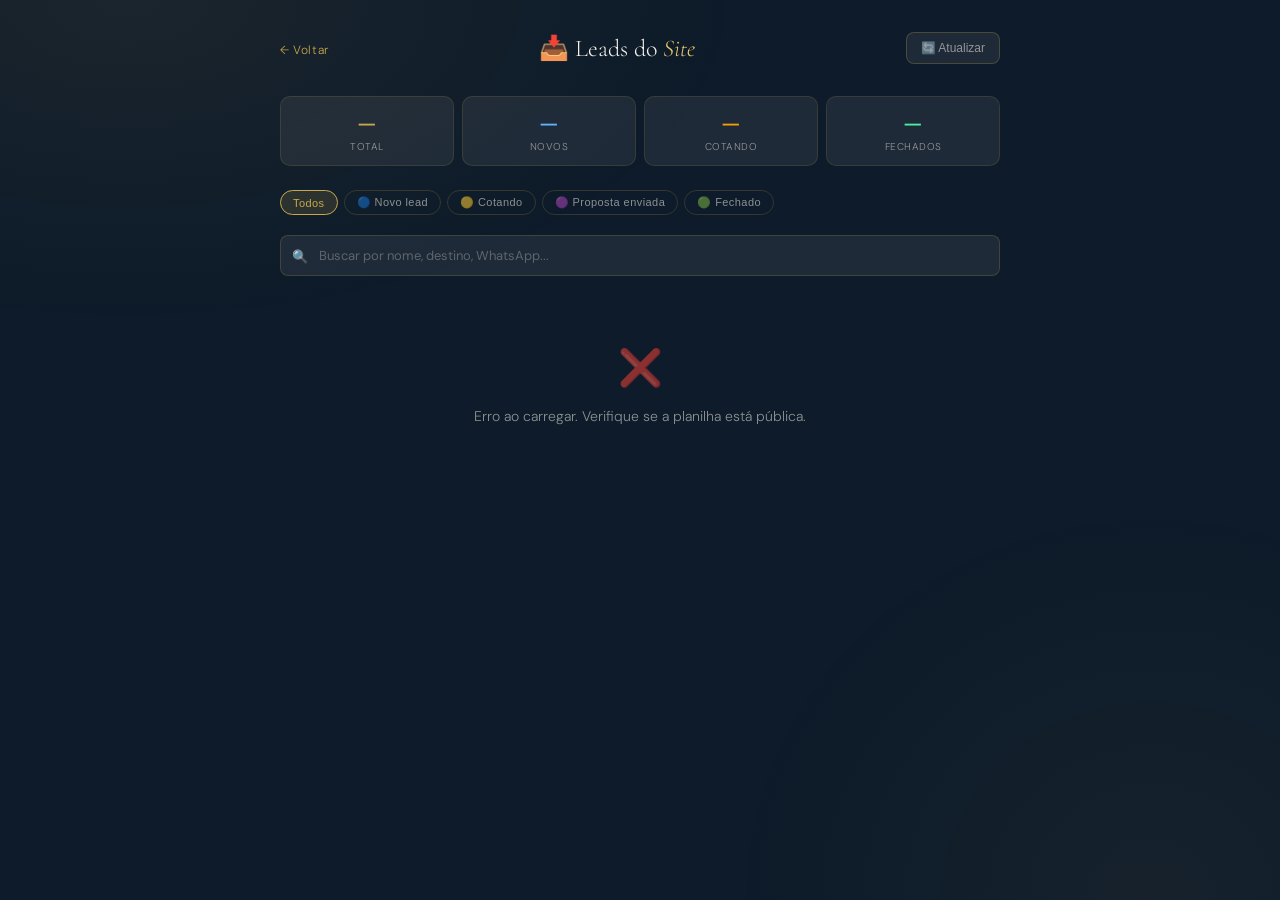
<file: leads.html>
<!DOCTYPE html>
<html lang="pt-BR">
<head>
<meta charset="UTF-8">
<meta name="viewport" content="width=device-width, initial-scale=1.0">
<title>Leads — PrimeWay Viagens</title>
<link href="https://fonts.googleapis.com/css2?family=Cormorant+Garamond:wght@300;500&family=DM+Sans:wght@300;400;500&display=swap" rel="stylesheet">
<style>
  :root {
    --gold: #C9A84C;
    --gold-light: #E8C96A;
    --gold-dim: rgba(201,168,76,0.15);
    --navy: #0D1B2A;
    --navy-mid: #152336;
    --navy-light: #1E3048;
    --white: #F5F0E8;
    --white-mid: rgba(245,240,232,0.55);
    --white-dim: rgba(245,240,232,0.07);

    --s-novo: #60b4ff;
    --s-cotando: #f59e0b;
    --s-proposta: #a78bfa;
    --s-fechado: #4af0a0;
  }
  * { box-sizing: border-box; margin: 0; padding: 0; }
  body { background: var(--navy); color: var(--white); font-family: 'DM Sans', sans-serif; font-weight: 300; min-height: 100vh; }

  body::before {
    content: '';
    position: fixed; inset: 0;
    background: radial-gradient(ellipse 80% 60% at 10% 0%, rgba(201,168,76,0.07) 0%, transparent 60%),
                radial-gradient(ellipse 60% 80% at 90% 100%, rgba(201,168,76,0.05) 0%, transparent 55%);
    pointer-events: none; z-index: 0;
  }

  .wrap { position: relative; z-index: 1; max-width: 760px; margin: 0 auto; padding: 2rem 1.25rem 4rem; }

  /* HEADER */
  .header { display: flex; align-items: center; justify-content: space-between; margin-bottom: 2rem; }
  .header-left a { font-size: 12px; color: var(--gold); text-decoration: none; letter-spacing: 0.05em; }
  .header-left a:hover { opacity: 0.8; }
  .header-title { font-family: 'Cormorant Garamond', serif; font-size: 24px; font-weight: 300; color: var(--white); text-align: center; }
  .header-title span { color: var(--gold-light); font-style: italic; }
  .btn-refresh { background: var(--white-dim); border: 0.5px solid rgba(201,168,76,0.25); border-radius: 8px; padding: 8px 14px; color: var(--white-mid); font-size: 12px; cursor: pointer; transition: all 0.2s; }
  .btn-refresh:hover { border-color: var(--gold); color: var(--white); }
  .btn-refresh.loading { opacity: 0.5; pointer-events: none; }

  /* STATS */
  .stats { display: grid; grid-template-columns: repeat(4, 1fr); gap: 8px; margin-bottom: 1.5rem; }
  .stat { background: var(--white-dim); border: 0.5px solid rgba(201,168,76,0.15); border-radius: 10px; padding: 12px; text-align: center; }
  .stat-n { font-size: 22px; font-weight: 500; margin-bottom: 2px; }
  .stat-l { font-size: 10px; color: var(--white-mid); letter-spacing: 0.05em; text-transform: uppercase; }

  /* FILTROS */
  .filters { display: flex; gap: 6px; flex-wrap: wrap; margin-bottom: 1.25rem; }
  .ftag { font-size: 11px; padding: 5px 12px; border-radius: 20px; border: 0.5px solid rgba(201,168,76,0.2); background: transparent; color: var(--white-mid); cursor: pointer; transition: all 0.2s; letter-spacing: 0.04em; }
  .ftag:hover, .ftag.on { border-color: var(--gold); color: var(--gold); background: var(--gold-dim); }

  /* BUSCA */
  .search-wrap { position: relative; margin-bottom: 1.25rem; }
  .search-wrap input { width: 100%; background: var(--white-dim); border: 0.5px solid rgba(201,168,76,0.2); border-radius: 8px; padding: 11px 16px 11px 38px; font-family: 'DM Sans', sans-serif; font-size: 13px; color: var(--white); outline: none; transition: border-color 0.2s; }
  .search-wrap input::placeholder { color: rgba(245,240,232,0.3); }
  .search-wrap input:focus { border-color: var(--gold); }
  .search-wrap::before { content: '🔍'; position: absolute; left: 12px; top: 50%; transform: translateY(-50%); font-size: 13px; }

  /* CARDS */
  .cards { display: flex; flex-direction: column; gap: 10px; }

  .card { background: var(--navy-mid); border: 0.5px solid rgba(201,168,76,0.15); border-radius: 12px; padding: 1rem 1.25rem; transition: border-color 0.2s; }
  .card:hover { border-color: rgba(201,168,76,0.35); }

  .card-top { display: flex; align-items: flex-start; justify-content: space-between; gap: 10px; margin-bottom: 10px; }
  .card-nome { font-size: 15px; font-weight: 500; color: var(--white); }
  .card-wpp { font-size: 12px; color: var(--white-mid); margin-top: 2px; }

  .status-badge { font-size: 10px; font-weight: 500; padding: 3px 10px; border-radius: 20px; white-space: nowrap; flex-shrink: 0; cursor: pointer; transition: opacity 0.2s; }
  .status-badge:hover { opacity: 0.8; }
  .s-novo    { background: rgba(96,180,255,0.15); color: var(--s-novo); border: 0.5px solid rgba(96,180,255,0.3); }
  .s-cotando { background: rgba(245,158,11,0.15); color: var(--s-cotando); border: 0.5px solid rgba(245,158,11,0.3); }
  .s-proposta{ background: rgba(167,139,250,0.15); color: var(--s-proposta); border: 0.5px solid rgba(167,139,250,0.3); }
  .s-fechado { background: rgba(74,240,160,0.15); color: var(--s-fechado); border: 0.5px solid rgba(74,240,160,0.3); }

  .card-info { display: grid; grid-template-columns: 1fr 1fr; gap: 6px 12px; margin-bottom: 10px; }
  .info-item { font-size: 12px; }
  .info-label { color: var(--white-mid); font-size: 10px; text-transform: uppercase; letter-spacing: 0.05em; margin-bottom: 1px; }
  .info-val { color: var(--white); }

  .card-bottom { display: flex; align-items: center; justify-content: space-between; padding-top: 8px; border-top: 0.5px solid var(--white-dim); }
  .card-ts { font-size: 10px; color: rgba(245,240,232,0.3); }
  .card-actions { display: flex; gap: 6px; }
  .btn-wpp { font-size: 11px; padding: 4px 10px; border-radius: 6px; border: 0.5px solid rgba(74,240,160,0.3); background: rgba(74,240,160,0.08); color: var(--s-fechado); cursor: pointer; text-decoration: none; transition: all 0.2s; }
  .btn-wpp:hover { background: rgba(74,240,160,0.15); }
  .btn-detail { font-size: 11px; padding: 4px 10px; border-radius: 6px; border: 0.5px solid rgba(201,168,76,0.3); background: var(--gold-dim); color: var(--gold); cursor: pointer; transition: all 0.2s; }
  .btn-detail:hover { background: rgba(201,168,76,0.2); }

  /* MODAL STATUS */
  .overlay { position: fixed; inset: 0; background: rgba(0,0,0,0.7); z-index: 100; display: none; align-items: center; justify-content: center; padding: 1rem; }
  .overlay.open { display: flex; }
  .modal { background: var(--navy-mid); border: 0.5px solid rgba(201,168,76,0.3); border-radius: 16px; padding: 1.5rem; width: 100%; max-width: 420px; max-height: 90vh; overflow-y: auto; }
  .modal-title { font-family: 'Cormorant Garamond', serif; font-size: 20px; font-weight: 300; color: var(--gold-light); margin-bottom: 1.25rem; }
  .modal-row { margin-bottom: 12px; }
  .modal-label { font-size: 10px; color: var(--white-mid); text-transform: uppercase; letter-spacing: 0.07em; margin-bottom: 4px; }
  .modal-val { font-size: 13px; color: var(--white); line-height: 1.5; }
  .modal-divider { height: 0.5px; background: var(--white-dim); margin: 1rem 0; }
  .status-options { display: flex; flex-direction: column; gap: 8px; }
  .status-opt { display: flex; align-items: center; gap: 10px; padding: 10px 14px; border-radius: 8px; border: 0.5px solid rgba(201,168,76,0.2); cursor: pointer; transition: all 0.2s; font-size: 13px; }
  .status-opt:hover { border-color: var(--gold); background: var(--gold-dim); }
  .status-opt.selected { border-color: var(--gold); background: var(--gold-dim); }
  .modal-close { width: 100%; margin-top: 1rem; padding: 10px; background: transparent; border: 0.5px solid rgba(201,168,76,0.2); border-radius: 8px; color: var(--white-mid); font-family: 'DM Sans', sans-serif; font-size: 13px; cursor: pointer; }
  .modal-close:hover { border-color: var(--gold); color: var(--white); }

  /* EMPTY / LOADING */
  .empty { text-align: center; padding: 3rem 1rem; color: var(--white-mid); font-size: 14px; }
  .empty .icon { font-size: 36px; display: block; margin-bottom: 1rem; }

  @media(max-width: 480px) {
    .stats { grid-template-columns: repeat(2, 1fr); }
    .card-info { grid-template-columns: 1fr; }
  }
</style>
</head>
<body>
<div class="wrap">

  <div class="header">
    <div class="header-left">
      <a href="index.html">← Voltar</a>
    </div>
    <div class="header-title">📥 Leads do <span>Site</span></div>
    <button class="btn-refresh" id="btn-refresh" onclick="carregar()">🔄 Atualizar</button>
  </div>

  <!-- STATS -->
  <div class="stats">
    <div class="stat"><div class="stat-n" id="st-total" style="color:var(--gold)">—</div><div class="stat-l">Total</div></div>
    <div class="stat"><div class="stat-n" id="st-novo" style="color:var(--s-novo)">—</div><div class="stat-l">Novos</div></div>
    <div class="stat"><div class="stat-n" id="st-cotando" style="color:var(--s-cotando)">—</div><div class="stat-l">Cotando</div></div>
    <div class="stat"><div class="stat-n" id="st-fechado" style="color:var(--s-fechado)">—</div><div class="stat-l">Fechados</div></div>
  </div>

  <!-- FILTROS -->
  <div class="filters">
    <button class="ftag on" data-f="todos" onclick="setFiltro('todos',this)">Todos</button>
    <button class="ftag" data-f="novo" onclick="setFiltro('novo',this)">🔵 Novo lead</button>
    <button class="ftag" data-f="cotando" onclick="setFiltro('cotando',this)">🟡 Cotando</button>
    <button class="ftag" data-f="proposta" onclick="setFiltro('proposta',this)">🟣 Proposta enviada</button>
    <button class="ftag" data-f="fechado" onclick="setFiltro('fechado',this)">🟢 Fechado</button>
  </div>

  <!-- BUSCA -->
  <div class="search-wrap">
    <input type="text" id="busca" placeholder="Buscar por nome, destino, WhatsApp..." oninput="renderCards()">
  </div>

  <!-- CARDS -->
  <div class="cards" id="cards-wrap">
    <div class="empty"><span class="icon">⏳</span>Carregando leads...</div>
  </div>

</div>

<!-- MODAL DETALHES / STATUS -->
<div class="overlay" id="modal-overlay" onclick="fecharModal(event)">
  <div class="modal" onclick="event.stopPropagation()">
    <div class="modal-title" id="modal-nome">—</div>

    <div class="modal-row"><div class="modal-label">WhatsApp</div><div class="modal-val" id="modal-wpp">—</div></div>
    <div class="modal-row"><div class="modal-label">E-mail</div><div class="modal-val" id="modal-email">—</div></div>
    <div class="modal-row"><div class="modal-label">Destino</div><div class="modal-val" id="modal-destino">—</div></div>
    <div class="modal-row"><div class="modal-label">Embarque</div><div class="modal-val" id="modal-embarque">—</div></div>
    <div class="modal-row"><div class="modal-label">Período</div><div class="modal-val" id="modal-periodo">—</div></div>
    <div class="modal-row"><div class="modal-label">Grupo</div><div class="modal-val" id="modal-grupo">—</div></div>
    <div class="modal-row"><div class="modal-label">Hospedagem</div><div class="modal-val" id="modal-hosp">—</div></div>
    <div class="modal-row"><div class="modal-label">Escopo</div><div class="modal-val" id="modal-escopo">—</div></div>
    <div class="modal-row"><div class="modal-label">Orçamento</div><div class="modal-val" id="modal-orc">—</div></div>
    <div class="modal-row"><div class="modal-label">Pagamento</div><div class="modal-val" id="modal-pgto">—</div></div>
    <div class="modal-row"><div class="modal-label">Motivo</div><div class="modal-val" id="modal-motivo">—</div></div>
    <div class="modal-row"><div class="modal-label">Detalhes especiais</div><div class="modal-val" id="modal-detalhes">—</div></div>
    <div class="modal-row"><div class="modal-label">Recebido em</div><div class="modal-val" id="modal-ts">—</div></div>

    <div class="modal-divider"></div>
    <div class="modal-label" style="margin-bottom:8px;">Atualizar status</div>
    <div class="status-options">
      <div class="status-opt" data-s="novo" onclick="selecionarStatus('novo',this)">🔵 Novo lead</div>
      <div class="status-opt" data-s="cotando" onclick="selecionarStatus('cotando',this)">🟡 Cotando</div>
      <div class="status-opt" data-s="proposta" onclick="selecionarStatus('proposta',this)">🟣 Proposta enviada</div>
      <div class="status-opt" data-s="fechado" onclick="selecionarStatus('fechado',this)">🟢 Fechado</div>
    </div>

    <button class="modal-close" onclick="fecharModal()">Fechar</button>
  </div>
</div>

<script>
// ── CONFIG ──
const SHEET_ID = '1xoQ6fli03QkYZh-6vwYBrqHRpAiYeDbc7vOy8-LmqBw';
const SHEET_NAME = 'Cotacoes';
const CSV_URL = `https://docs.google.com/spreadsheets/d/${SHEET_ID}/gviz/tq?tqx=out:csv&sheet=${SHEET_NAME}`;

let allLeads = [];
let filtroAtual = 'todos';
let modalIdx = null;

// Status salvo localmente (por timestamp como chave)
const STATUS_KEY = 'pw_leads_status';
function getStatuses() { try { return JSON.parse(localStorage.getItem(STATUS_KEY) || '{}'); } catch(e) { return {}; } }
function saveStatus(key, val) { const s = getStatuses(); s[key] = val; localStorage.setItem(STATUS_KEY, JSON.stringify(s)); }

// ── CARREGAR DO SHEETS ──
async function carregar() {
  const btn = document.getElementById('btn-refresh');
  btn.classList.add('loading');
  btn.textContent = '⏳ Carregando...';

  try {
    const res = await fetch(CSV_URL + '&t=' + Date.now());
    const txt = await res.text();
    allLeads = parseCSV(txt);
    renderCards();
    atualizarStats();
  } catch(e) {
    document.getElementById('cards-wrap').innerHTML = `<div class="empty"><span class="icon">❌</span>Erro ao carregar. Verifique se a planilha está pública.</div>`;
  }

  btn.classList.remove('loading');
  btn.textContent = '🔄 Atualizar';
}

function parseCSV(txt) {
  const lines = txt.trim().split('\n');
  if (lines.length < 2) return [];
  const headers = parseCSVLine(lines[0]);
  return lines.slice(1).map(line => {
    const vals = parseCSVLine(line);
    const obj = {};
    headers.forEach((h, i) => obj[h.trim()] = (vals[i] || '').trim());
    return obj;
  }).filter(r => r.nome || r.whatsapp);
}

function parseCSVLine(line) {
  const result = [];
  let cur = '', inQ = false;
  for (let i = 0; i < line.length; i++) {
    const c = line[i];
    if (c === '"') { inQ = !inQ; }
    else if (c === ',' && !inQ) { result.push(cur); cur = ''; }
    else { cur += c; }
  }
  result.push(cur);
  return result;
}

// ── RENDER ──
function renderCards() {
  const busca = document.getElementById('busca').value.toLowerCase();
  const statuses = getStatuses();

  let leads = allLeads.map((l, i) => ({
    ...l,
    _idx: i,
    _status: statuses[l.timestamp] || 'novo'
  }));

  if (filtroAtual !== 'todos') {
    leads = leads.filter(l => l._status === filtroAtual);
  }

  if (busca) {
    leads = leads.filter(l =>
      (l.nome||'').toLowerCase().includes(busca) ||
      (l.whatsapp||'').toLowerCase().includes(busca) ||
      (l.destino||'').toLowerCase().includes(busca)
    );
  }

  // mais recentes primeiro
  leads.reverse();

  const wrap = document.getElementById('cards-wrap');
  if (leads.length === 0) {
    wrap.innerHTML = `<div class="empty"><span class="icon">📭</span>Nenhum lead encontrado.</div>`;
    return;
  }

  wrap.innerHTML = leads.map(l => cardHTML(l)).join('');
  atualizarStats();
}

function statusInfo(s) {
  const map = {
    novo:     { label: '🔵 Novo lead',        cls: 's-novo' },
    cotando:  { label: '🟡 Cotando',          cls: 's-cotando' },
    proposta: { label: '🟣 Proposta enviada', cls: 's-proposta' },
    fechado:  { label: '🟢 Fechado',          cls: 's-fechado' },
  };
  return map[s] || map['novo'];
}

function cardHTML(l) {
  const si = statusInfo(l._status);
  const wpp = (l.whatsapp||'').replace(/\D/g,'');
  const wppLink = wpp ? `https://wa.me/55${wpp}` : '#';

  return `
  <div class="card">
    <div class="card-top">
      <div>
        <div class="card-nome">${l.nome || '—'}</div>
        <div class="card-wpp">${l.whatsapp || '—'}</div>
      </div>
      <span class="status-badge ${si.cls}" onclick="abrirModal(${l._idx})">${si.label}</span>
    </div>
    <div class="card-info">
      <div class="info-item"><div class="info-label">Destino</div><div class="info-val">${l.destino || '—'}</div></div>
      <div class="info-item"><div class="info-label">Embarque</div><div class="info-val">${l.embarque || '—'}</div></div>
      <div class="info-item"><div class="info-label">Ida</div><div class="info-val">${l.data_ida || '—'}</div></div>
      <div class="info-item"><div class="info-label">Volta</div><div class="info-val">${l.data_volta || '—'}</div></div>
      <div class="info-item"><div class="info-label">Adultos</div><div class="info-val">${l.adultos || '—'}</div></div>
      <div class="info-item"><div class="info-label">Orçamento</div><div class="info-val">${l.orcamento || 'Não informado'}</div></div>
    </div>
    <div class="card-bottom">
      <span class="card-ts">${l.timestamp || ''}</span>
      <div class="card-actions">
        <a class="btn-wpp" href="${wppLink}" target="_blank">💬 WhatsApp</a>
        <button class="btn-detail" onclick="abrirModal(${l._idx})">Ver tudo</button>
      </div>
    </div>
  </div>`;
}

function atualizarStats() {
  const statuses = getStatuses();
  const leads = allLeads.map(l => statuses[l.timestamp] || 'novo');
  document.getElementById('st-total').textContent = allLeads.length;
  document.getElementById('st-novo').textContent = leads.filter(s => s === 'novo').length;
  document.getElementById('st-cotando').textContent = leads.filter(s => s === 'cotando').length;
  document.getElementById('st-fechado').textContent = leads.filter(s => s === 'fechado').length;
}

// ── FILTRO ──
function setFiltro(f, btn) {
  filtroAtual = f;
  document.querySelectorAll('.ftag').forEach(b => b.classList.remove('on'));
  btn.classList.add('on');
  renderCards();
}

// ── MODAL ──
function abrirModal(idx) {
  const l = allLeads[idx];
  if (!l) return;
  modalIdx = idx;

  const statuses = getStatuses();
  const status = statuses[l.timestamp] || 'novo';

  document.getElementById('modal-nome').textContent = l.nome || '—';
  document.getElementById('modal-wpp').textContent = l.whatsapp || '—';
  document.getElementById('modal-email').textContent = l.email || 'Não informado';
  document.getElementById('modal-destino').textContent = l.destino || '—';
  document.getElementById('modal-embarque').textContent = l.embarque || '—';
  document.getElementById('modal-periodo').textContent = `${l.data_ida || '—'} → ${l.data_volta || '—'} (${l.flexibilidade_datas || ''})`;
  document.getElementById('modal-grupo').textContent = `${l.adultos || '—'} adulto(s) · ${l.criancas || 'sem crianças'}`;
  document.getElementById('modal-hosp').textContent = [l.tipo_hospedagem, l.categoria, l.regime, l.tipo_quarto].filter(Boolean).join(' · ') || '—';
  document.getElementById('modal-escopo').textContent = [l.escopo, l.transfer ? 'Transfer: '+l.transfer : '', l.seguro ? 'Seguro: '+l.seguro : ''].filter(Boolean).join(' · ') || '—';
  document.getElementById('modal-orc').textContent = l.orcamento || 'Não informado';
  document.getElementById('modal-pgto').textContent = l.pagamento || '—';
  document.getElementById('modal-motivo').textContent = l.motivo || '—';
  document.getElementById('modal-detalhes').textContent = l.detalhes || 'Nenhum';
  document.getElementById('modal-ts').textContent = l.timestamp || '—';

  document.querySelectorAll('.status-opt').forEach(o => {
    o.classList.toggle('selected', o.dataset.s === status);
  });

  document.getElementById('modal-overlay').classList.add('open');
}

function fecharModal(e) {
  if (e && e.target !== document.getElementById('modal-overlay') && e.type !== 'click') return;
  document.getElementById('modal-overlay').classList.remove('open');
  modalIdx = null;
}

function selecionarStatus(s, el) {
  if (modalIdx === null) return;
  const l = allLeads[modalIdx];
  saveStatus(l.timestamp, s);
  document.querySelectorAll('.status-opt').forEach(o => o.classList.remove('selected'));
  el.classList.add('selected');
  renderCards();
  atualizarStats();
}

// ── INIT ──
carregar();
</script>
</body>
</html>
</file>
<file: style.css>
:root{
  --navy:#0d1b3e;--navy2:#152347;--navy3:#1c2e58;
  --gold:#e8b84b;--gold2:#c9920a;
  --text:#f0f0f0;--muted:#8a9bb5;--border:#1e3060;
  --green:#4af0a0;--red:#ff6b6b;--blue:#60b4ff;--purple:#b78aff;
}
*{box-sizing:border-box;margin:0;padding:0;}
body{background:var(--navy);color:var(--text);font-family:system-ui,-apple-system,sans-serif;min-height:100vh;overflow-x:hidden;}
.screen{display:none;min-height:100vh;}.screen.active{display:block;}

/* HOME */
.home-header{background:linear-gradient(180deg,#080f20,var(--navy));padding:36px 20px 28px;text-align:center;border-bottom:1px solid rgba(232,184,75,.2);}
.home-logo-circle{width:120px;height:120px;border-radius:50%;border:3px solid var(--gold);margin:0 auto 16px;display:flex;align-items:center;justify-content:center;background:linear-gradient(135deg,#0a1530,#152347);box-shadow:0 0 40px rgba(232,184,75,.2);}
.home-logo-p{font-size:62px;font-weight:900;background:linear-gradient(135deg,#fff 40%,var(--gold));-webkit-background-clip:text;-webkit-text-fill-color:transparent;line-height:1;}
.home-brand{font-size:24px;font-weight:800;letter-spacing:3px;color:#fff;}
.home-brand span{color:var(--gold);}
.home-viagens{font-size:11px;letter-spacing:4px;color:var(--muted);text-transform:uppercase;margin-top:3px;}
.home-tagline{font-size:11px;color:rgba(232,184,75,.5);margin-top:10px;font-style:italic;letter-spacing:1px;}
.home-date{text-align:center;padding:10px;font-size:11px;color:var(--muted);font-family:monospace;border-bottom:1px solid var(--border);}
.modules-grid{display:grid;grid-template-columns:1fr 1fr;gap:12px;padding:16px;}
.mod-card{background:linear-gradient(135deg,var(--navy2),var(--navy3));border:1px solid var(--border);border-radius:16px;padding:22px 14px;text-align:center;cursor:pointer;transition:all .2s;position:relative;overflow:hidden;}
.mod-card:active{transform:scale(.97);border-color:rgba(232,184,75,.4);}
.mod-ico{font-size:34px;margin-bottom:10px;display:block;}
.mod-name{font-size:14px;font-weight:800;color:#fff;letter-spacing:.3px;}
.mod-desc{font-size:10px;color:var(--muted);margin-top:4px;line-height:1.4;}
.mod-badge{position:absolute;top:10px;right:10px;background:var(--gold);color:#000;font-size:7px;font-weight:800;padding:2px 6px;border-radius:6px;letter-spacing:.5px;}
.home-footer{text-align:center;padding:20px 16px;font-size:10px;color:rgba(232,184,75,.35);letter-spacing:1.5px;border-top:1px solid var(--border);margin:0 16px;}

/* MODULE HEADER */
.mod-header{background:linear-gradient(135deg,#080f20,var(--navy2));border-bottom:1px solid rgba(232,184,75,.15);padding:14px 16px;display:flex;align-items:center;gap:12px;position:sticky;top:0;z-index:50;}
.back-btn{background:rgba(232,184,75,.1);border:1px solid rgba(232,184,75,.3);border-radius:9px;padding:8px 14px;color:var(--gold);font-size:13px;font-weight:700;cursor:pointer;flex-shrink:0;}
.mod-header-info{flex:1;}
.mod-header-title{font-size:15px;font-weight:800;color:#fff;}
.mod-header-sub{font-size:10px;color:var(--muted);margin-top:1px;letter-spacing:.5px;text-transform:uppercase;}

/* COMMON */
.wrap{max-width:520px;margin:0 auto;padding:14px 14px 40px;}
.sec-lbl{font-size:10px;font-weight:700;color:var(--muted);letter-spacing:1.3px;text-transform:uppercase;margin-bottom:8px;margin-top:14px;display:flex;align-items:center;gap:8px;}
.sec-lbl::after{content:'';flex:1;height:1px;background:var(--border);}
.field{background:var(--navy2);border:1px solid var(--border);border-radius:10px;padding:10px 13px;margin-bottom:7px;transition:border-color .15s;}
.field:focus-within{border-color:rgba(232,184,75,.5);}
.field label{display:block;font-size:9px;font-weight:700;color:var(--muted);letter-spacing:1px;text-transform:uppercase;margin-bottom:3px;}
.field input,.field select,.field textarea{width:100%;background:transparent;border:none;outline:none;font-size:14px;color:var(--text);font-family:inherit;}
.field textarea{resize:none;min-height:56px;line-height:1.5;}
.field select option{background:var(--navy2);}
.grid2{display:grid;grid-template-columns:1fr 1fr;gap:7px;}
.grid3{display:grid;grid-template-columns:1fr 1fr 1fr;gap:7px;}
.chips{display:flex;flex-wrap:wrap;gap:6px;margin-bottom:8px;}
.chip{padding:6px 12px;border:1px solid var(--border);border-radius:16px;background:transparent;font-size:11px;font-weight:600;color:var(--muted);cursor:pointer;transition:all .15s;}
.chip.on{background:rgba(232,184,75,.12);color:var(--gold);border-color:rgba(232,184,75,.4);}
.btn-gold{width:100%;padding:14px;background:linear-gradient(135deg,var(--gold),var(--gold2));border:none;border-radius:11px;font-size:13px;font-weight:800;color:#000;cursor:pointer;letter-spacing:.3px;margin-top:6px;}
.btn-gold:active{opacity:.85;}
.btn-sec{width:100%;padding:11px;background:transparent;border:1px solid var(--border);border-radius:10px;font-size:12px;font-weight:700;color:var(--muted);cursor:pointer;margin-top:6px;}
.divl{height:1px;background:var(--border);margin:14px 0;}
.kcard{background:var(--navy2);border:1px solid var(--border);border-radius:12px;padding:12px 14px;margin-bottom:8px;}
.kcard-lbl{font-size:9px;font-weight:700;color:var(--muted);letter-spacing:1px;text-transform:uppercase;margin-bottom:4px;}
.kcard-val{font-size:20px;font-weight:800;letter-spacing:-.5px;}
.kcard-sub{font-size:10px;color:var(--muted);margin-top:3px;}
.output-box{background:var(--navy2);border:1px solid var(--border);border-radius:12px;padding:16px;white-space:pre-wrap;font-size:12px;line-height:1.8;color:var(--text);max-height:400px;overflow-y:auto;}
.out-actions{display:flex;gap:7px;margin-top:8px;}
.btn-copy{flex:1;padding:11px;border-radius:9px;border:1px solid var(--border);background:var(--navy2);font-size:11px;font-weight:700;color:var(--text);cursor:pointer;}
.btn-wpp{flex:1;padding:11px;border-radius:9px;border:none;background:#25d366;font-size:11px;font-weight:700;color:#fff;cursor:pointer;}
.empty{text-align:center;padding:28px 0;color:var(--muted);font-size:12px;line-height:2;}
.empty span{font-size:28px;display:block;margin-bottom:8px;}
.preview-box{background:rgba(74,240,160,.07);border:1px solid rgba(74,240,160,.2);border-radius:10px;padding:11px 13px;font-size:12px;color:var(--green);font-weight:700;text-align:center;margin-top:4px;}
.toast{position:fixed;bottom:24px;left:50%;transform:translateX(-50%);background:var(--navy3);border:1px solid var(--gold);color:var(--gold);padding:10px 20px;border-radius:20px;font-size:12px;font-weight:700;z-index:999;opacity:0;transition:opacity .3s;pointer-events:none;white-space:nowrap;}
.toast.show{opacity:1;}
.sync-badge{font-size:10px;padding:3px 8px;border-radius:6px;font-weight:700;flex-shrink:0;}
.s-ok{background:rgba(74,240,160,.15);color:var(--green);}
.s-err{background:rgba(255,107,107,.15);color:var(--red);}
.s-load{background:rgba(232,184,75,.15);color:var(--gold);}
.tabs{display:flex;gap:5px;margin-bottom:10px;}
.tab{flex:1;padding:9px;border:1px solid var(--border);border-radius:9px;background:transparent;color:var(--muted);font-size:11px;font-weight:700;cursor:pointer;text-align:center;}
.tab.on{background:var(--gold);color:#000;border-color:var(--gold);}
.out-tabs{display:flex;gap:5px;margin-bottom:10px;}
.otab{flex:1;padding:8px;border:1px solid var(--border);border-radius:8px;background:transparent;font-size:10px;font-weight:700;color:var(--muted);cursor:pointer;text-align:center;}
.otab.on{background:var(--navy3);color:var(--text);border-color:var(--muted);}
.det-row{display:flex;justify-content:space-between;align-items:center;padding:6px 0;border-bottom:1px solid var(--border);}
.det-row:last-child{border-bottom:none;}
.det-k{font-size:11px;color:var(--muted);}
.det-v{font-size:12px;font-weight:700;}
.top-bar{display:flex;gap:7px;margin-bottom:8px;}
.search-wrap{flex:1;background:var(--navy2);border:1px solid var(--border);border-radius:9px;padding:9px 12px;display:flex;align-items:center;gap:7px;}
.search-wrap input{flex:1;border:none;outline:none;font-size:13px;background:transparent;color:var(--text);}
.btn-add{background:linear-gradient(135deg,var(--gold),var(--gold2));border:none;border-radius:9px;padding:9px 13px;font-size:12px;font-weight:800;color:#000;cursor:pointer;}
.btn-sync-sm{background:var(--navy2);border:1px solid var(--border);border-radius:9px;padding:9px 11px;font-size:14px;cursor:pointer;}
.ftags{display:flex;gap:5px;overflow-x:auto;padding-bottom:4px;margin-bottom:8px;}
.ftag{flex-shrink:0;padding:5px 10px;border:1px solid var(--border);border-radius:14px;background:var(--navy2);font-size:10px;font-weight:700;color:var(--muted);cursor:pointer;}
.ftag.on{color:#fff;}
.ftag[data-f="todos"].on{background:var(--navy3);border-color:var(--muted);}
.ftag[data-f="lead"].on{background:#1565c0;border-color:#1565c0;}
.ftag[data-f="cotado"].on{background:#f57c00;border-color:#f57c00;color:#000;}
.ftag[data-f="negociando"].on{background:#6a1b9a;border-color:#6a1b9a;}
.ftag[data-f="fechado"].on{background:#2e7d32;border-color:#2e7d32;}
.ftag[data-f="viajou"].on{background:#880e4f;border-color:#880e4f;}
.ftag[data-f="perdido"].on{background:#b71c1c;border-color:#b71c1c;}
.stats-grid{display:grid;grid-template-columns:repeat(4,1fr);gap:6px;margin-bottom:10px;}
.stat{background:var(--navy2);border:1px solid var(--border);border-radius:10px;padding:9px 6px;text-align:center;}
.stat-n{font-size:18px;font-weight:800;}
.stat-l{font-size:8px;color:var(--muted);text-transform:uppercase;letter-spacing:.5px;margin-top:2px;}
.cc{background:var(--navy2);border:1px solid var(--border);border-radius:12px;margin-bottom:7px;overflow:hidden;}
.cc-hdr{padding:11px 13px;display:flex;align-items:center;gap:9px;cursor:pointer;}
.cc-av{width:36px;height:36px;border-radius:50%;display:flex;align-items:center;justify-content:center;font-size:13px;font-weight:800;color:#fff;flex-shrink:0;}
.cc-info{flex:1;min-width:0;}
.cc-nome{font-size:13px;font-weight:700;white-space:nowrap;overflow:hidden;text-overflow:ellipsis;}
.cc-sub{font-size:10px;color:var(--muted);margin-top:1px;}
.cc-right{text-align:right;flex-shrink:0;}
.sbadge{font-size:9px;font-weight:700;padding:3px 7px;border-radius:8px;}
.sb-lead{background:#e3f2fd;color:#1565c0;}.sb-cotado{background:#fff3e0;color:#e65100;}.sb-negociando{background:#f3e5f5;color:#6a1b9a;}.sb-fechado{background:#e8f5e9;color:#2e7d32;}.sb-viajou{background:#fce4ec;color:#880e4f;}.sb-perdido{background:#ffebee;color:#b71c1c;}
.cc-val{font-size:11px;font-weight:700;margin-top:3px;}
.cc-det{display:none;border-top:1px solid var(--border);padding:10px 13px;}
.cc-det.open{display:block;}
.dg{display:grid;grid-template-columns:1fr 1fr;gap:6px;margin-bottom:8px;}
.dg-item{background:var(--navy3);border-radius:7px;padding:7px 9px;}
.dg-lbl{font-size:8px;font-weight:700;color:var(--muted);letter-spacing:.8px;text-transform:uppercase;margin-bottom:2px;}
.dg-val{font-size:12px;font-weight:600;}
.obs-box{background:var(--navy3);border-radius:7px;padding:8px 10px;margin-bottom:8px;}
.cc-acts{display:flex;gap:5px;flex-wrap:wrap;}
.act{padding:7px 10px;border-radius:7px;border:1px solid var(--border);background:transparent;font-size:10px;font-weight:700;color:var(--muted);cursor:pointer;}
.act.wpp{background:#25d366;border-color:#25d366;color:#fff;}
.act.danger{color:var(--red);}
.fu-alerta{font-size:11px;color:var(--gold);margin-top:7px;font-weight:600;}
.prog-wrap{height:10px;background:var(--navy3);border-radius:5px;overflow:hidden;margin-bottom:6px;}
.prog-bar{height:100%;border-radius:5px;background:linear-gradient(90deg,var(--gold),var(--green));transition:width .4s;}
.meta-info{display:flex;justify-content:space-between;font-size:11px;color:var(--muted);}
.meta-info b{color:var(--text);}
.vc{background:var(--navy2);border:1px solid var(--border);border-radius:12px;margin-bottom:7px;overflow:hidden;}
.vc-hdr{padding:11px 13px;display:flex;align-items:center;gap:9px;cursor:pointer;}
.vc-ico{width:34px;height:34px;border-radius:8px;background:var(--navy3);display:flex;align-items:center;justify-content:center;font-size:15px;flex-shrink:0;}
.vc-info{flex:1;min-width:0;}
.vc-nome{font-size:13px;font-weight:700;white-space:nowrap;overflow:hidden;text-overflow:ellipsis;}
.vc-sub{font-size:10px;color:var(--muted);margin-top:1px;}
.vc-right{text-align:right;flex-shrink:0;}
.vc-com{font-size:15px;font-weight:800;color:var(--green);}
.vc-tot{font-size:10px;color:var(--muted);margin-top:1px;}
.vc-det{display:none;border-top:1px solid var(--border);padding:10px 13px;}
.vc-det.open{display:block;}
.vg{display:grid;grid-template-columns:1fr 1fr 1fr;gap:6px;margin-bottom:8px;}
.vg-item{background:var(--navy3);border-radius:7px;padding:7px 9px;}
.vg-lbl{font-size:8px;font-weight:700;color:var(--muted);letter-spacing:.8px;text-transform:uppercase;margin-bottom:2px;}
.vg-val{font-size:12px;font-weight:700;}
.dc{background:var(--navy2);border:1px solid var(--border);border-radius:12px;margin-bottom:7px;padding:11px 13px;display:flex;align-items:center;gap:9px;}
.dc-ico{font-size:18px;flex-shrink:0;}
.dc-info{flex:1;min-width:0;}
.dc-nome{font-size:13px;font-weight:700;}
.dc-sub{font-size:10px;color:var(--muted);margin-top:1px;}
.dc-val{font-size:14px;font-weight:800;color:var(--red);flex-shrink:0;}
.dc-del{background:transparent;border:none;font-size:15px;cursor:pointer;padding:4px;color:var(--muted);}
.parc-wrap{display:flex;gap:5px;flex-wrap:wrap;margin-bottom:8px;}
.parc-btn{flex:1;min-width:40px;padding:8px 2px;border:1px solid var(--border);border-radius:8px;background:transparent;color:var(--muted);font-size:11px;cursor:pointer;text-align:center;}
.parc-btn.on{border-color:var(--gold);color:var(--gold);background:rgba(232,184,75,.07);}
.cl-grupo-title{font-size:11px;font-weight:800;padding:8px 0 5px;border-bottom:1px solid var(--border);margin-bottom:5px;display:flex;align-items:center;gap:5px;}
.cl-item{display:flex;align-items:center;gap:9px;padding:7px 0;border-bottom:1px solid rgba(30,48,96,.5);cursor:pointer;}
.cl-item:last-child{border-bottom:none;}
.cl-cb{width:20px;height:20px;border:2px solid var(--border);border-radius:5px;display:flex;align-items:center;justify-content:center;flex-shrink:0;transition:all .15s;}
.cl-cb.chk{background:var(--green);border-color:var(--green);}
.cl-cb.chk::after{content:'✓';color:#000;font-size:12px;font-weight:800;}
.cl-txt{font-size:12px;color:var(--text);}
.cl-txt.chk{text-decoration:line-through;color:var(--muted);}
.cl-prog{background:var(--navy2);border:1px solid var(--border);border-radius:9px;padding:11px 13px;margin-bottom:10px;display:flex;align-items:center;gap:10px;}
.cl-prog-bar-wrap{flex:1;height:8px;background:var(--navy3);border-radius:4px;overflow:hidden;}
.cl-prog-bar{height:100%;background:linear-gradient(90deg,var(--green),#81c784);border-radius:4px;transition:width .3s;}
.cl-prog-txt{font-size:12px;font-weight:700;color:var(--green);white-space:nowrap;}
.tema-grid{display:grid;grid-template-columns:repeat(3,1fr);gap:6px;margin-bottom:8px;}
.tema-btn{padding:10px 4px;border:1px solid var(--border);border-radius:9px;background:var(--navy2);font-size:16px;cursor:pointer;text-align:center;transition:all .15s;}
.tema-btn span{display:block;font-size:9px;color:var(--muted);margin-top:3px;font-weight:600;}
.tema-btn.on{border-color:rgba(232,184,75,.5);background:rgba(232,184,75,.08);}
.prev-card{border-radius:13px;overflow:hidden;margin-bottom:10px;}
.prev-hdr{padding:18px 16px 12px;text-align:center;}
.prev-tag{font-size:9px;font-weight:800;letter-spacing:1.5px;text-transform:uppercase;padding:3px 10px;border-radius:8px;display:inline-block;margin-bottom:7px;background:rgba(255,255,255,.18);}
.prev-dest{font-size:24px;font-weight:800;line-height:1.1;margin-bottom:3px;}
.prev-sub{font-size:11px;opacity:.7;}
.prev-preco{padding:11px 16px;border-top:1px solid rgba(255,255,255,.1);}
.prev-de{font-size:9px;opacity:.6;text-transform:uppercase;letter-spacing:.8px;}
.prev-val{font-size:28px;font-weight:800;line-height:1;}
.prev-parc{font-size:11px;opacity:.7;margin-top:1px;}
.prev-inc{padding:10px 16px;border-top:1px solid rgba(255,255,255,.1);}
.prev-inc-t{font-size:9px;font-weight:800;letter-spacing:1.2px;text-transform:uppercase;margin-bottom:6px;opacity:.6;}
.prev-item{font-size:11px;padding:2px 0;}
.prev-cta{padding:12px 16px;text-align:center;}
.prev-cta-btn{display:inline-block;padding:9px 22px;border-radius:18px;font-size:11px;font-weight:800;background:rgba(255,255,255,.18);}
.prev-rod{padding:8px 16px;text-align:center;font-size:9px;opacity:.45;letter-spacing:.5px;}
.t-praia{background:linear-gradient(160deg,#006994,#00b4d8);color:#fff;}
.t-montanha{background:linear-gradient(160deg,#2d6a4f,#52b788);color:#fff;}
.t-cidade{background:linear-gradient(160deg,#1a1a2e,#16213e);color:#fff;}
.t-romance{background:linear-gradient(160deg,#c9184a,#ff4d6d);color:#fff;}
.t-aventura{background:linear-gradient(160deg,#d4500a,#f4831f);color:#fff;}
.t-luxo{background:linear-gradient(160deg,#1a1a2e,#2d2d44);color:#fff;}
.cal-day{background:var(--navy2);border:1px solid var(--border);border-radius:9px;padding:10px 12px;display:flex;gap:9px;align-items:flex-start;margin-bottom:6px;}
.cal-num{font-size:11px;font-weight:800;color:var(--gold);min-width:26px;}
.cal-tipo{font-size:8px;font-weight:700;letter-spacing:.8px;text-transform:uppercase;padding:2px 6px;border-radius:4px;display:inline-block;margin-bottom:3px;}
.t-promo{background:#fff3cd;color:#856404;}.t-dica{background:#d1ecf1;color:#0c5460;}.t-inspi{background:#d4edda;color:#155724;}.t-engaj{background:#f8d7da;color:#721c24;}.t-dest{background:#e2d9f3;color:#432874;}
.overlay{display:none;position:fixed;inset:0;background:rgba(0,0,0,.6);z-index:200;align-items:flex-end;justify-content:center;}
.overlay.open{display:flex;}
.modal{background:var(--navy2);border-radius:18px 18px 0 0;width:100%;max-width:520px;padding:20px 16px 34px;max-height:92vh;overflow-y:auto;border-top:2px solid rgba(232,184,75,.3);}
.modal-title{font-size:15px;font-weight:800;color:#fff;margin-bottom:14px;}
.mfield{background:var(--navy3);border:1px solid var(--border);border-radius:9px;padding:9px 12px;margin-bottom:7px;}
.mfield:focus-within{border-color:rgba(232,184,75,.4);}
.mfield label{display:block;font-size:9px;font-weight:700;color:var(--muted);letter-spacing:1px;text-transform:uppercase;margin-bottom:3px;}
.mfield input,.mfield select,.mfield textarea{width:100%;background:transparent;border:none;outline:none;font-size:14px;color:var(--text);font-family:inherit;}
.mfield textarea{resize:none;min-height:60px;line-height:1.5;}
.mfield select option{background:var(--navy2);}
.mgrid2{display:grid;grid-template-columns:1fr 1fr;gap:7px;}

/* ── HOTÉIS ── */
.ht-card{background:var(--navy2);border:1px solid var(--border);border-radius:12px;margin-bottom:8px;overflow:hidden;}
.ht-hdr{padding:12px 14px;display:flex;align-items:flex-start;gap:10px;cursor:pointer;}
.ht-left{flex:1;min-width:0;}
.ht-nome{font-size:14px;font-weight:700;color:var(--text);white-space:nowrap;overflow:hidden;text-overflow:ellipsis;}
.ht-cidade{font-size:11px;color:var(--muted);margin-top:2px;}
.ht-estrelas{font-size:13px;margin-top:4px;}
.ht-right{display:flex;flex-direction:column;align-items:flex-end;gap:5px;flex-shrink:0;}
.ht-nota{font-size:16px;font-weight:800;padding:4px 10px;border-radius:8px;line-height:1;}
.ht-pub{font-size:10px;color:var(--muted);}
.ht-det{display:none;border-top:1px solid var(--border);padding:10px 14px;}
.ht-det.open{display:block;}
.ht-det-grid{display:grid;grid-template-columns:1fr 1fr;gap:6px;margin-bottom:8px;}
.ht-det-item{background:var(--navy3);border-radius:7px;padding:7px 9px;}
.ht-det-lbl{font-size:8px;font-weight:700;color:var(--muted);letter-spacing:.8px;text-transform:uppercase;margin-bottom:2px;}
.ht-det-val{font-size:12px;font-weight:700;color:var(--text);}
.ht-obs{background:var(--navy3);border-radius:7px;padding:8px 10px;font-size:11px;color:var(--muted);line-height:1.5;margin-bottom:8px;}
</file>
